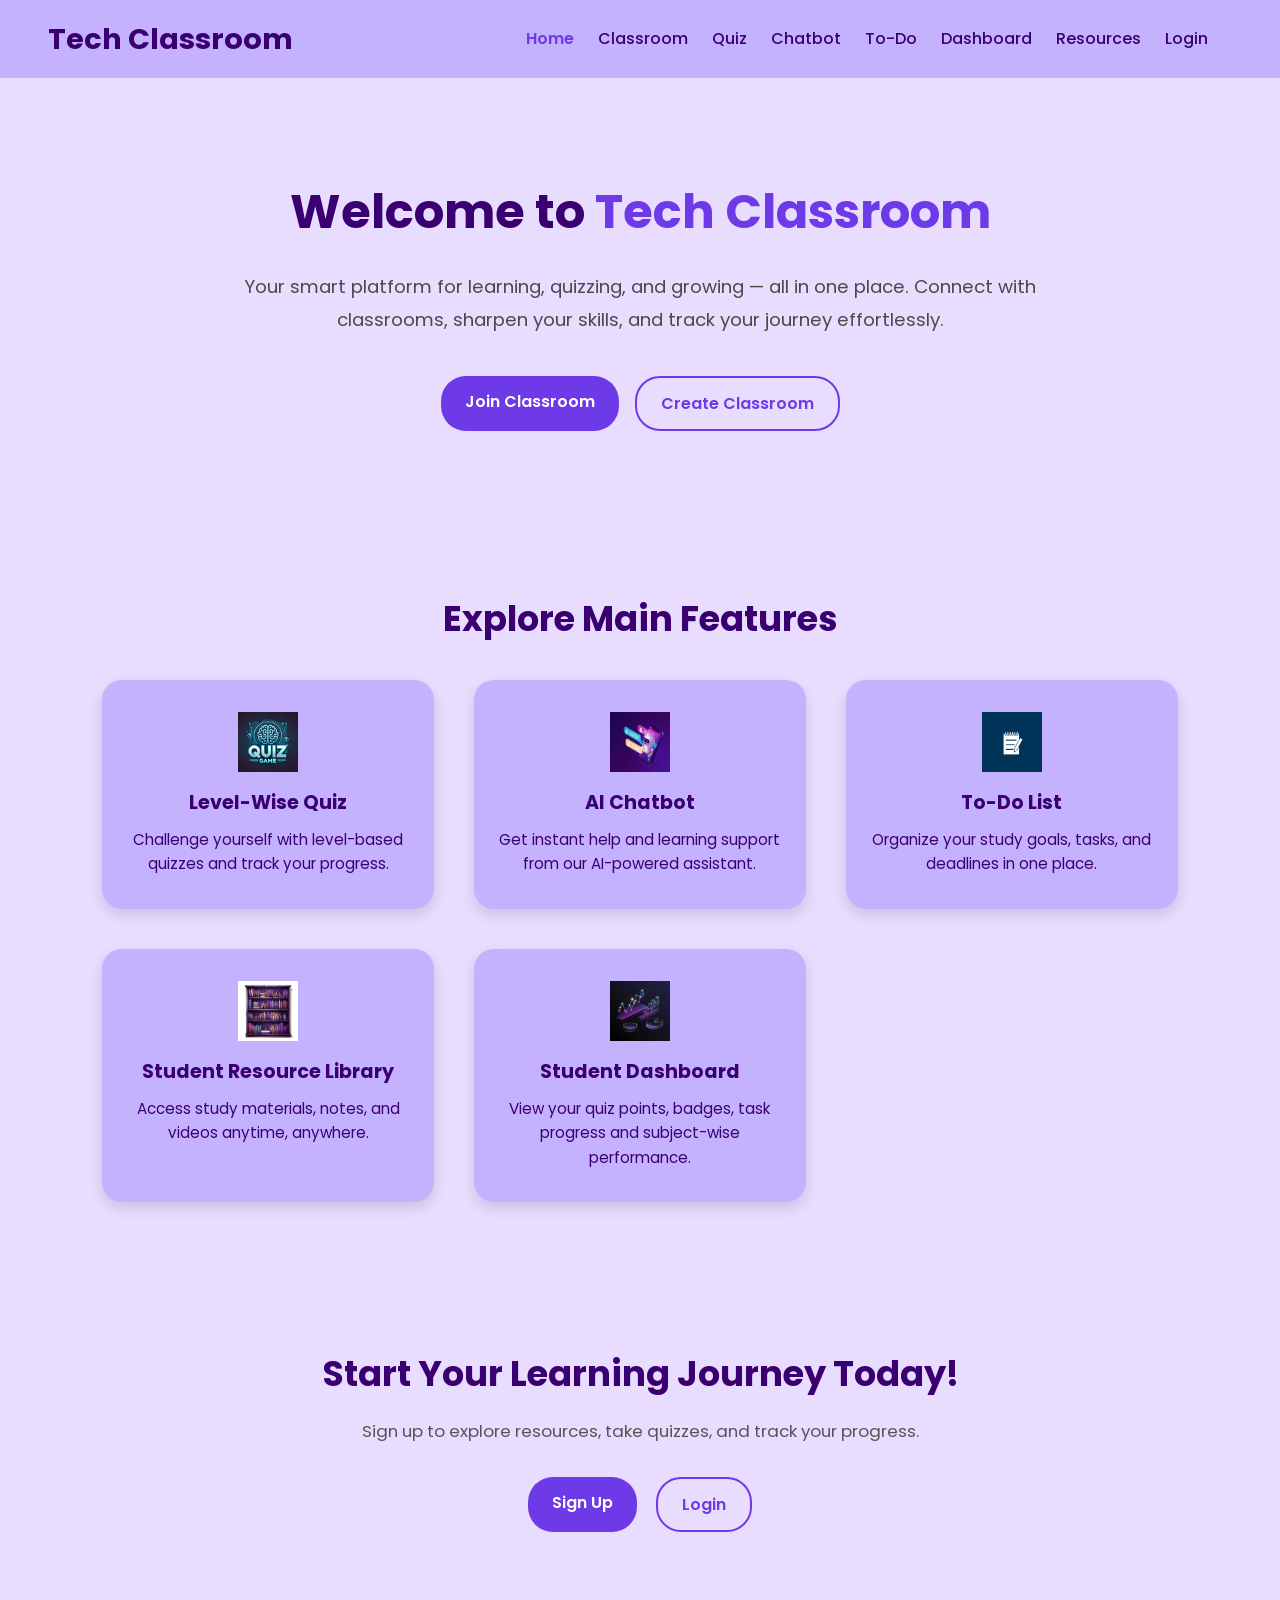
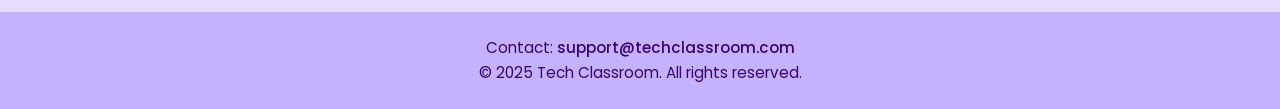
<file: TECH_CLASSROOM/TECH_CLASSROOM/Tech classroom/frontend/Frontend/index.html>
<!DOCTYPE html>
<html lang="en">
<head>
  <meta charset="UTF-8" />
  <meta name="viewport" content="width=device-width, initial-scale=1.0" />
  <title>Tech Classroom | Learn Smarter</title>
  <link href="https://fonts.googleapis.com/css2?family=Poppins:wght@400;600&display=swap" rel="stylesheet" />
  <link rel="stylesheet" href="css/style.css" />
</head>
<body>
  <!-- 🌐 Navigation Bar -->
  <nav class="navbar">
    <div class="logo">Tech Classroom</div>
    <ul class="nav-links">
      <li><a href="index.html" class="active">Home</a></li>
      <li><a href="pages/Classroom.html">Classroom</a></li>
      <li><a href="pages/quiz.html">Quiz</a></li>
      <li><a href="pages/chatbot.html">Chatbot</a></li>
      <li><a href="pages/todo.html">To-Do</a></li>
      <li><a href="pages/dashboard.html">Dashboard</a></li>
      <li><a href="pages/resources.html">Resources</a></li>
      <li><a href="pages/login.html" id="loginNav">Login</a></li>
      <li><a href="#" id="logoutBtn" style="display:none;">Logout</a></li>
    </ul>
  </nav>

  <!-- 🏠 Hero Section -->
  <section class="hero">
    <div class="hero-text">
      <h1>Welcome to <span>Tech Classroom</span></h1>
      <p>Your smart platform for learning, quizzing, and growing — all in one place.  
      Connect with classrooms, sharpen your skills, and track your journey effortlessly.</p>
      <div class="hero-buttons">
        <a href="pages/Classroom.html" class="btn primary">Join Classroom</a>
        <a href="pages/Classroom.html" class="btn secondary">Create Classroom</a>
      </div>
    </div>
  </section>

  <!-- 💡 Features Highlight Section -->
  <section class="features">
    <h2>Explore Main Features</h2>
    <div class="feature-grid">

      <a class="feature-link" href="pages/quiz.html">
        <div class="feature-card">
          <img src="assets/quizz.jpeg" alt="Quiz" />
          <h3>Level-Wise Quiz</h3>
          <p>Challenge yourself with level-based quizzes and track your progress.</p>
        </div>
      </a>

      <a class="feature-link" href="pages/chatbot.html">
        <div class="feature-card">
          <img src="assets/chatbot.jpeg" alt="Chatbot" />
          <h3>AI Chatbot</h3>
          <p>Get instant help and learning support from our AI-powered assistant.</p>
        </div>
      </a>

      <a class="feature-link" href="pages/todo.html">
        <div class="feature-card">
          <img src="assets/todo.jpeg" alt="To-Do" />
          <h3>To-Do List</h3>
          <p>Organize your study goals, tasks, and deadlines in one place.</p>
        </div>
      </a>

      <a class="feature-link" href="pages/resources.html">
        <div class="feature-card">
          <img src="assets/resource.jpeg" alt="Resources" />
          <h3>Student Resource Library</h3>
          <p>Access study materials, notes, and videos anytime, anywhere.</p>
        </div>
      </a>

      <a class="feature-link" href="pages/dashboard.html">
        <div class="feature-card">
          <img src="assets/dashboard.jpeg" alt="Dashboard" />
          <h3>Student Dashboard</h3>
          <p>View your quiz points, badges, task progress and subject-wise performance.</p>
        </div>
      </a>

    </div>
  </section>

  <!-- 💫 Sign Up / Login Section -->
  <section class="cta">
    <h2>Start Your Learning Journey Today!</h2>
    <p>Sign up to explore resources, take quizzes, and track your progress.</p>
    <div class="cta-buttons">
      <a href="pages/signup.html" class="btn primary">Sign Up</a>
      <a href="pages/login.html" class="btn secondary">Login</a>
    </div>
  </section>

  <!-- 📞 Footer -->
  <footer>
    <p>Contact: <a href="mailto:support@techclassroom.com">support@techclassroom.com</a></p>
    <p>&copy; 2025 Tech Classroom. All rights reserved.</p>
  </footer>

  <!-- JS Scripts -->
<script src="js/config.js"></script>
<script src="js/session.js"></script>
<script src="js/logout.js"></script>

</body>
</html>
</file>
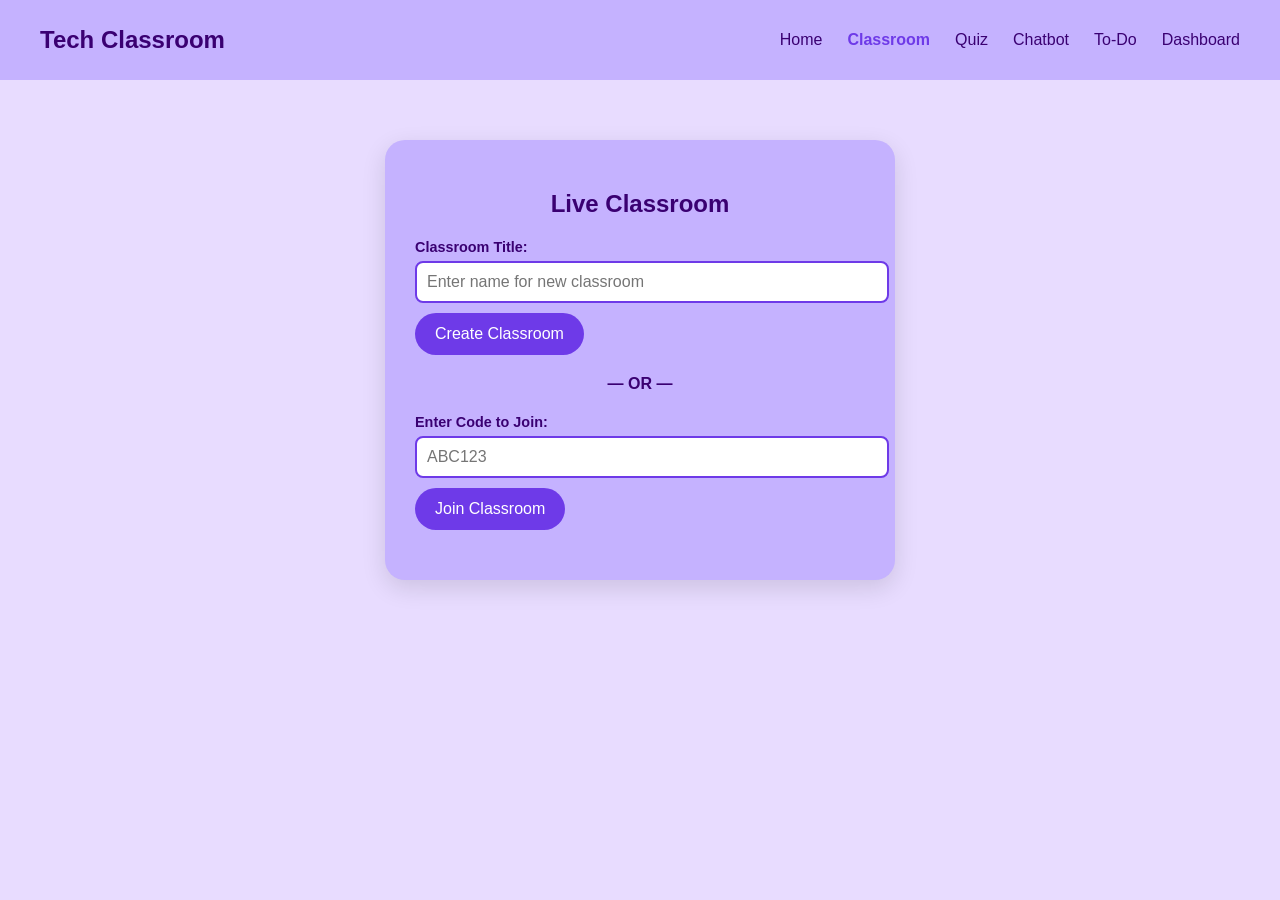
<file: TECH_CLASSROOM/TECH_CLASSROOM/Tech classroom/frontend/Frontend/pages/classroom.html>
<!DOCTYPE html>
<html lang="en">
<head>
    <meta charset="UTF-8" />
    <meta name="viewport" content="width=device-width, initial-scale=1.0" />
    <title>Tech Classroom | Live Class</title>

    <link rel="stylesheet" href="../css/classroom.css">
</head>

<body>

    <!-- NAVIGATION -->
    <nav class="navbar">
        <div class="logo">Tech Classroom</div>
        <ul class="nav-links">
            <li><a href="../index.html">Home</a></li>
            <li><a href="Classroom.html" class="active">Classroom</a></li>
            <li><a href="quiz.html">Quiz</a></li>
            <li><a href="chatbot.html">Chatbot</a></li>
            <li><a href="todo.html">To-Do</a></li>
            <li><a href="dashboard.html">Dashboard</a></li>
        </ul>
    </nav>

    <!-- MAIN WRAPPER -->
    <section class="classroom-section">

        <!-- CREATE / JOIN PANEL -->
        <div id="entry-panel" class="entry-card">
            <h2>Live Classroom</h2>

            <div class="field">
                <label>Classroom Title:</label>
                <input id="roomTitle" placeholder="Enter name for new classroom">
                <button id="createBtn" class="btn">Create Classroom</button>
            </div>

            <div class="or-text">— OR —</div>

            <div class="field">
                <label>Enter Code to Join:</label>
                <input id="joinCode" placeholder="ABC123" />
                <button id="joinBtn" class="btn">Join Classroom</button>
            </div>

        </div>

        <!-- LIVE ROOM -->
        <div id="room" style="display:none;">

            <h2 id="roomName"></h2>
            <p class="room-code">Room Code: <span id="roomCode"></span></p>

            <div class="videos">
                <div class="video-box">
                    <h3>You</h3>
                    <video id="localVideo" autoplay playsinline muted></video>
                </div>

                <div class="video-box">
                    <h3>Student</h3>
                    <video id="remoteVideo" autoplay playsinline></video>
                </div>
            </div>

            <!-- CONTROLS -->
            <div class="controls">
                <button id="startCamBtn" class="btn small">Start Camera</button>
                <button id="callBtn" class="btn small">Start Call</button>
            </div>

            <!-- CHAT BOX -->
            <div class="chat-wrapper">
                <h3>Classroom Chat</h3>

                <div id="chatBox"></div>

                <div class="chat-input">
                    <input id="chatMsg" placeholder="Type message...">
                    <button id="sendMsgBtn" class="btn small">Send</button>
                </div>
            </div>

        </div>

    </section>

    <script src="../js/classroom.js"></script>

</body>
</html>
</file>
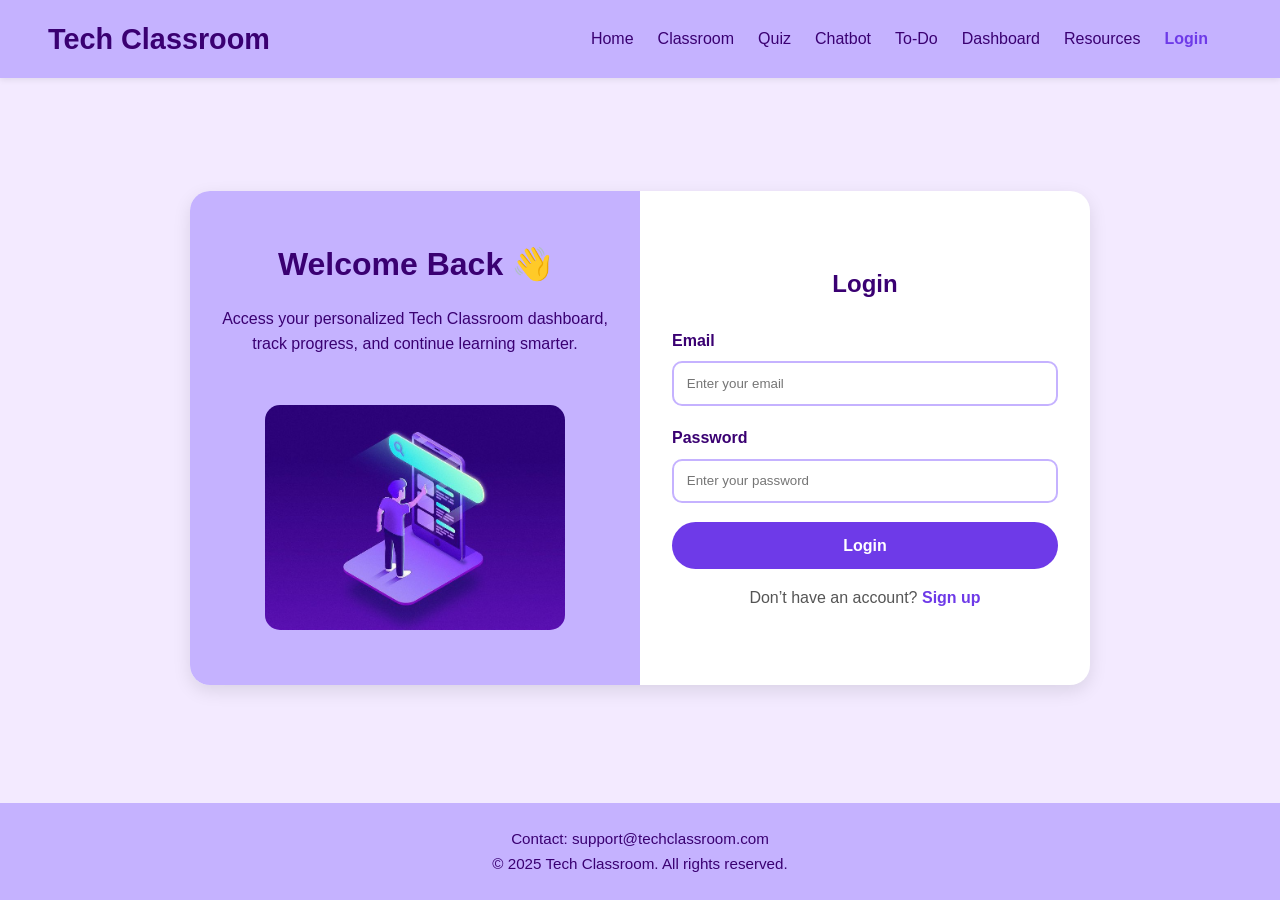
<file: TECH_CLASSROOM/TECH_CLASSROOM/Tech classroom/frontend/Frontend/pages/dashboard.html>
<!DOCTYPE html>
<html lang="en">
<head>
  <meta charset="UTF-8" />
  <meta name="viewport" content="width=device-width, initial-scale=1.0" />
  <title>Dashboard | Tech Classroom</title>

  <link href="https://fonts.googleapis.com/css2?family=Poppins:wght@400;600&display=swap" rel="stylesheet" />
  <link rel="stylesheet" href="../css/style.css" />
  <link rel="stylesheet" href="../css/dashboard.css" />
</head>

<body>

  <!-- 🌐 Navbar -->
  <nav class="navbar">
    <div class="logo">Tech Classroom</div>
    <ul class="nav-links">
      <li><a href="../index.html">Home</a></li>
      <li><a href="Classroom.html">Classroom</a></li>
      <li><a href="quiz.html">Quiz</a></li>
      <li><a href="chatbot.html">Chatbot</a></li>
      <li><a href="todo.html">To-Do</a></li>
      <li><a href="dashboard.html" class="active">Dashboard</a></li>
      <li><a href="resources.html">Resources</a></li>

      <!-- controlled by session.js -->
      <li><a id="loginLink" href="login.html">Login</a></li>
      <li><a id="logoutBtn" style="display:none; cursor:pointer;">Logout</a></li>
    </ul>
  </nav>

  <!-- 📊 Dashboard Section -->
  <section class="dashboard">
    <h1>Welcome to Your Dashboard</h1>
    <p class="subtitle">Track your learning progress and achievements.</p>

    <!-- Summary Cards -->
    <div class="summary-grid">

      <!-- Total Points -->
      <div class="summary-card">
        <h3>Total Quiz Points</h3>
        <p><span id="dashTotalPoints">0</span> pts</p>
      </div>

      <!-- Badges -->
      <div class="summary-card">
        <h3>Badges Earned</h3>
        <p><span id="dashTotalBadges">0</span> Badges</p>
        <!-- badge preview row -->
        <div id="badgePreview" class="badge-preview"></div>
      </div>


      <!-- To-Do Summary -->
      <div class="summary-card">
        <h3>To-Do Summary</h3>
        <p>
          Total Tasks: <span id="dashTotalTasks">0</span><br>
          Completed: <span id="dashCompletedTasks">0</span>
        </p>
      </div>

    </div>

    <!-- 📈 Subject Performance Table -->
    <div class="subject-performance">
      <h2>Subject-wise Performance</h2>

      <table>
        <thead>
          <tr>
            <th style="text-align:left">Subject</th>
            <th>Earned / Total</th>
            <th>Performance (%)</th>
          </tr>
        </thead>

        <tbody id="subjectPerfBody">
          <!-- dashboard.js will fill rows dynamically -->
        </tbody>
      </table>
    </div>

  </section>

  <!-- Footer -->
  <footer>
    <p>Contact: <a href="mailto:support@techclassroom.com">support@techclassroom.com</a></p>
    <p>&copy; 2025 Tech Classroom. All rights reserved.</p>
  </footer>

  <!-- To-Do Summary Script (localStorage sync) -->
  <script>
    const initTodo = () => {
      const summary =
        JSON.parse(localStorage.getItem("todoSummary")) || { total: 0, completed: 0 };

      document.getElementById("dashTotalTasks").textContent = summary.total;
      document.getElementById("dashCompletedTasks").textContent = summary.completed;
    };

    initTodo();

    setInterval(() => {
      const summary =
        JSON.parse(localStorage.getItem("todoSummary")) || { total: 0, completed: 0 };

      document.getElementById("dashTotalTasks").textContent = summary.total;
      document.getElementById("dashCompletedTasks").textContent = summary.completed;
    }, 1000);
  </script>

  <!-- Session + Logout -->
  <script src="../js/config.js"></script>
  <script src="../js/session.js"></script>
  <script src="../js/auth_required.js"></script>
  <script src="../js/logout.js"></script>

  <!-- Dashboard data -->
  <script src="../js/dashboard.js"></script>

</body>
</html>
</file>
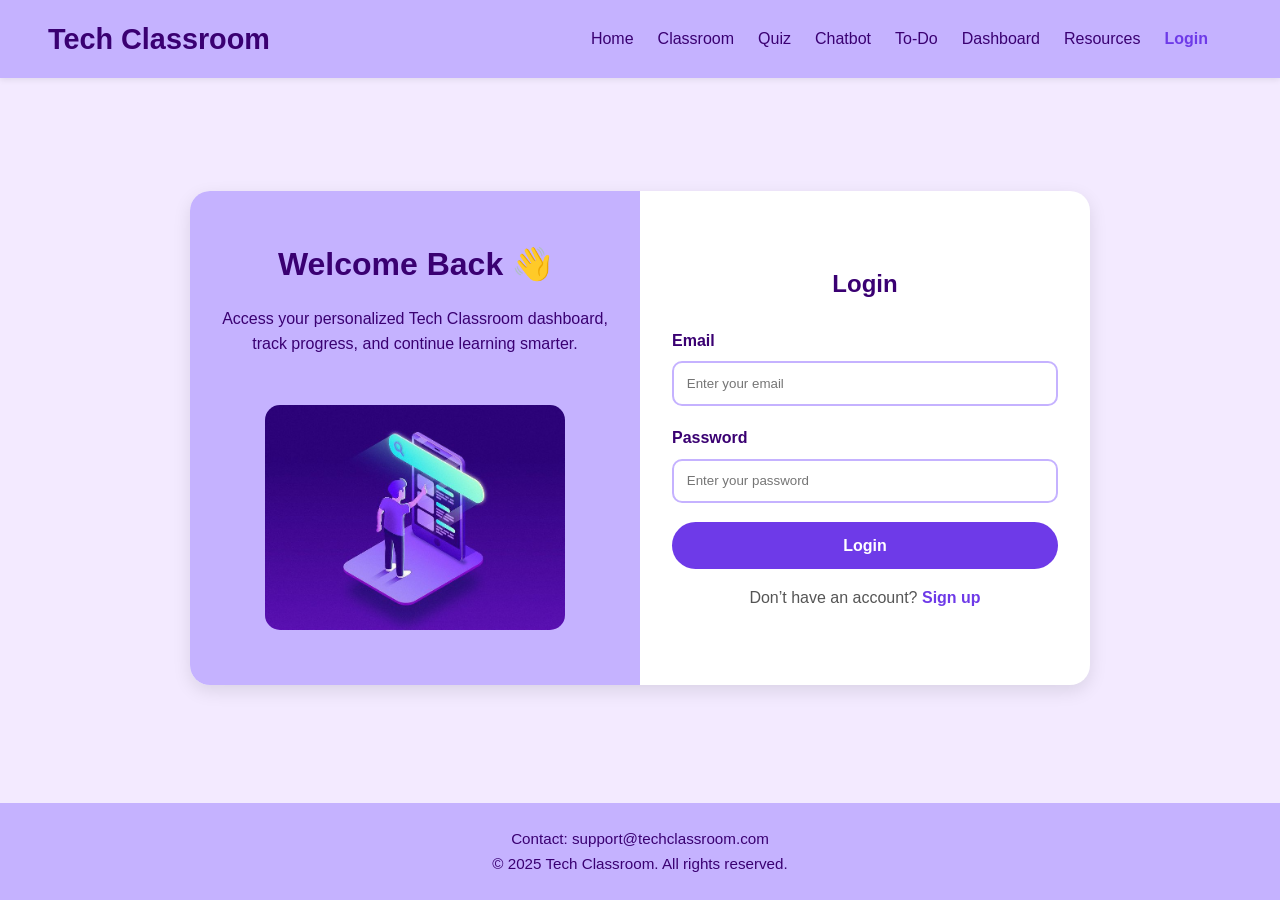
<file: TECH_CLASSROOM/TECH_CLASSROOM/Tech classroom/frontend/Frontend/pages/login.html>
<!DOCTYPE html>
<html lang="en">
<head>
  <meta charset="UTF-8">
  <meta name="viewport" content="width=device-width, initial-scale=1.0">
  <title>Login | Tech Classroom</title>
  <link rel="stylesheet" href="../css/style.css">
  <link rel="stylesheet" href="../css/login.css">
</head>

<body>

  <!-- 🌐 Navbar -->
  <nav class="navbar">
    <div class="logo">Tech Classroom</div>
    <ul class="nav-links">
      <li><a href="../index.html">Home</a></li>
      <li><a href="Classroom.html">Classroom</a></li>
      <li><a href="quiz.html">Quiz</a></li>
      <li><a href="chatbot.html">Chatbot</a></li>
      <li><a href="todo.html">To-Do</a></li>
      <li><a href="dashboard.html">Dashboard</a></li>
      <li><a href="resources.html">Resources</a></li>

      <!-- Dynamic login/logout -->
      <li><a href="login.html" class="active" id="loginNav">Login</a></li>
      <li><a href="#" id="logoutBtn" style="display:none;">Logout</a></li>
    </ul>
  </nav>

  <!-- 🔐 Login Section -->
  <section class="login-section">
    <div class="login-container">

      <!-- Left Side -->
      <div class="login-left">
        <h2>Welcome Back 👋</h2>
        <p>Access your personalized Tech Classroom dashboard, track progress, and continue learning smarter.</p>
        <img src="../assets/login.jpeg" alt="Login Illustration">
      </div>

      <!-- Right Side (Form) -->
      <div class="login-right">
        <h2>Login</h2>
        <form id="loginForm">

          <div class="input-group">
            <label for="email">Email</label>
            <input type="email" id="email" placeholder="Enter your email" required>
          </div>

          <div class="input-group">
            <label for="password">Password</label>
            <input type="password" id="password" placeholder="Enter your password" required>
          </div>

          <button type="button" id="loginBtn" class="btn primary">Login</button>


          <p class="redirect-text">
            Don’t have an account?
            <a href="signup.html">Sign up</a>
          </p>

        </form>
      </div>

    </div>
  </section>

  <!-- 📞 Footer -->
  <footer>
    <p>Contact: <a href="mailto:support@techclassroom.com">support@techclassroom.com</a></p>
    <p>&copy; 2025 Tech Classroom. All rights reserved.</p>
  </footer>
  
<script src="../js/config.js"></script>
<script src="../js/session.js"></script>
<script src="../js/logout.js"></script>
<script src="../js/login.js"></script>

</body>
</html>
</file>
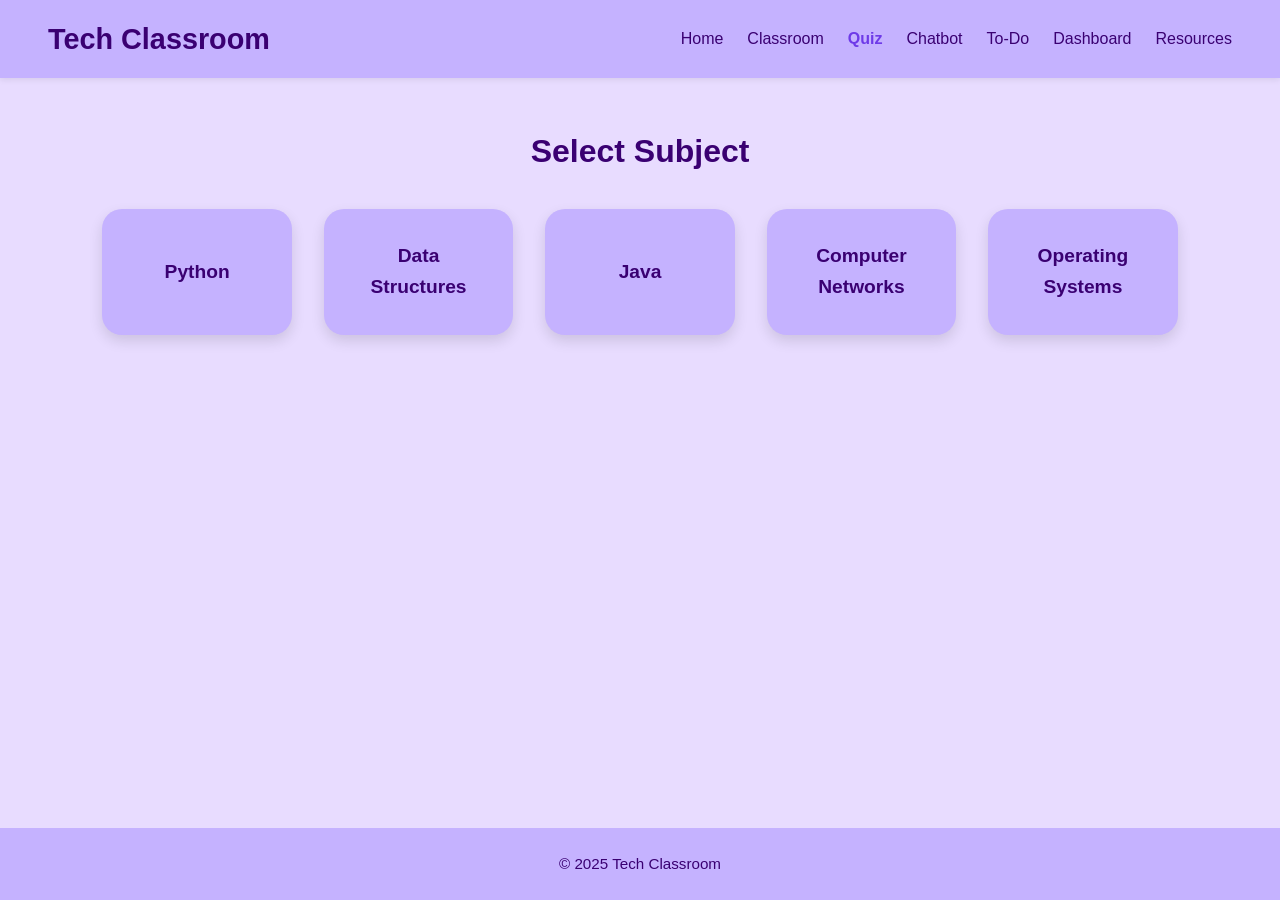
<file: TECH_CLASSROOM/TECH_CLASSROOM/Tech classroom/frontend/Frontend/pages/quiz.html>
<!DOCTYPE html>
<html lang="en">
<head>
  <meta charset="UTF-8" />
  <meta name="viewport" content="width=device-width, initial-scale=1.0" />
  <title>Tech Classroom | Quiz</title>
  <link rel="stylesheet" href="../css/quiz.css" />
</head>
<body>

  <!-- Navigation -->
  <nav class="navbar">
    <div class="logo">Tech Classroom</div>
    <ul class="nav-links">
      <li><a href="../index.html">Home</a></li>
      <li><a href="Classroom.html">Classroom</a></li>
      <li><a href="quiz.html" class="active">Quiz</a></li>
      <li><a href="chatbot.html">Chatbot</a></li>
      <li><a href="todo.html">To-Do</a></li>
      <li><a href="dashboard.html">Dashboard</a></li>
      <li><a href="resources.html">Resources</a></li>
    </ul>
  </nav>

  <!-- Quiz Section -->
  <section class="quiz-section">
    <div class="container">

      <!-- Step 1: Subject Selection -->
      <div id="subject-selection">
        <h2>Select Subject</h2>
        <div class="feature-grid">
          <div class="subject-card" data-subject="python">Python</div>
          <div class="subject-card" data-subject="ds">Data Structures</div>
          <div class="subject-card" data-subject="java">Java</div>
          <div class="subject-card" data-subject="cn">Computer Networks</div>
          <div class="subject-card" data-subject="os">Operating Systems</div>
        </div>
      </div>

      <!-- Step 2: Level Selection -->
      <div id="level-selection" style="display:none;">
        <h2>Select Level</h2>

        <div class="level-cards-wrapper">

          <!-- LEVEL 1 (Always unlocked) -->
          <div class="level-card unlocked" data-level="1">
            Level 1
          </div>

          <!-- LEVEL 2 -->
          <div class="level-card locked" data-level="2">
            Level 2 🔒
          </div>

          <!-- LEVEL 3 -->
          <div class="level-card locked" data-level="3">
            Level 3 🔒
          </div>

          <!-- LEVEL 4 -->
          <div class="level-card locked" data-level="4">
            Level 4 🔒
          </div>

        </div>

        <button id="start-quiz-btn" style="display:none;">Start Quiz</button>
      </div>

      <!-- Step 3: Quiz Screen -->
      <div id="quiz-container" style="display:none;"></div>

    </div>
  </section>

  <!-- Footer -->
  <footer>
    <p>&copy; 2025 Tech Classroom</p>
  </footer>

<script src="../js/config.js"></script>
<script src="../js/quiz.js"></script>

</body>
</html>
</file>
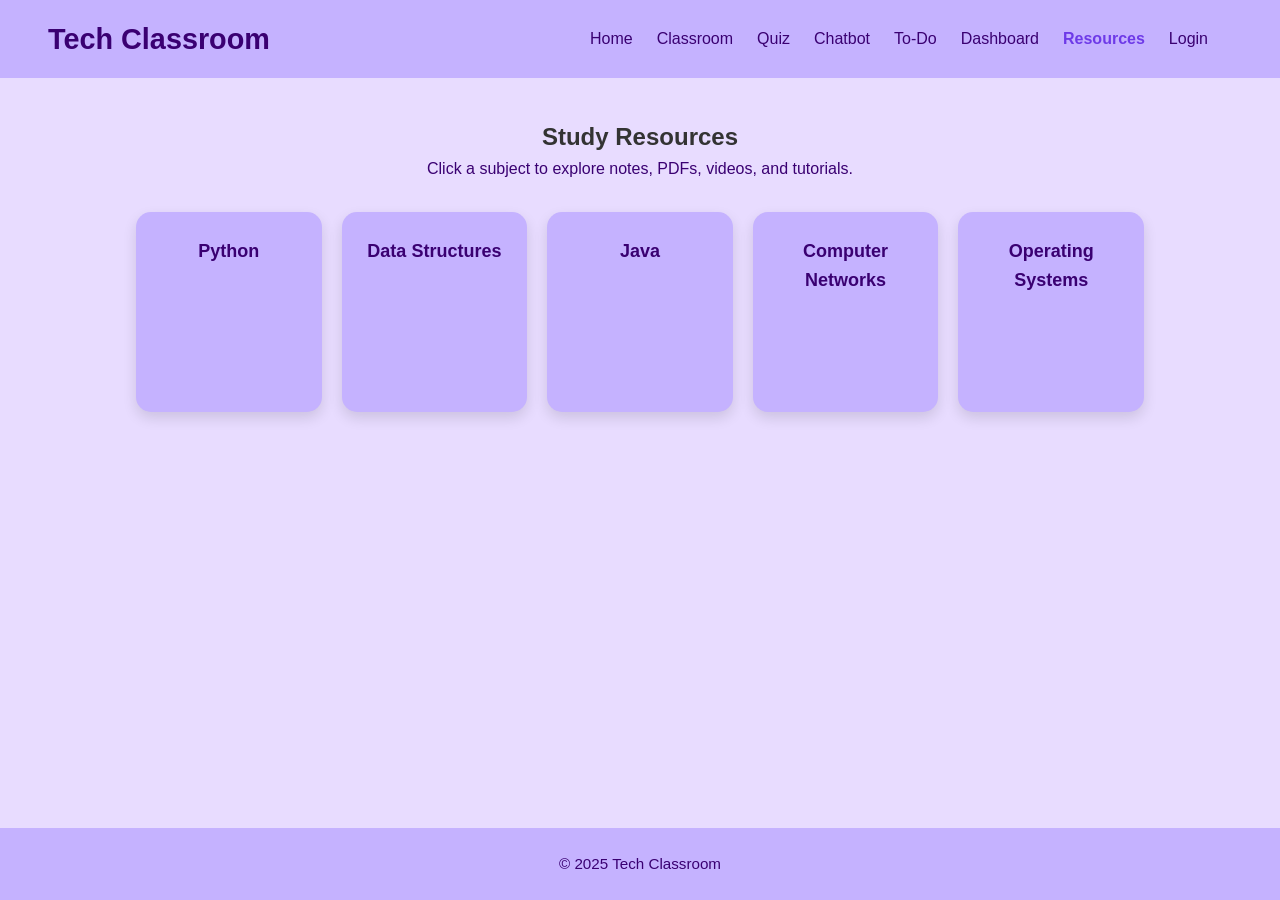
<file: TECH_CLASSROOM/TECH_CLASSROOM/Tech classroom/frontend/Frontend/pages/resources.html>
<!DOCTYPE html>
<html lang="en">
<head>
  <meta charset="UTF-8" />
  <meta name="viewport" content="width=device-width, initial-scale=1.0" />
  <title>Tech Classroom | Resources</title>

  <link rel="stylesheet" href="../css/style.css" />
  <link rel="stylesheet" href="../css/resources.css" />
</head>

<body>

  <!-- Navbar -->
  <nav class="navbar">
    <div class="logo">Tech Classroom</div>
    <ul class="nav-links">
      <li><a href="../index.html">Home</a></li>
      <li><a href="Classroom.html">Classroom</a></li>
      <li><a href="quiz.html">Quiz</a></li>
      <li><a href="chatbot.html">Chatbot</a></li>
      <li><a href="todo.html">To-Do</a></li>
      <li><a href="dashboard.html">Dashboard</a></li>
      <li><a href="resources.html" class="active">Resources</a></li>

      <li><a id="loginLink" href="login.html">Login</a></li>
      <li><a id="logoutBtn" style="display:none;">Logout</a></li>
    </ul>
  </nav>

  <!-- Main Section -->
  <section class="resources">
    <h1>Study Resources</h1>
    <p class="subtitle">Click a subject to explore notes, PDFs, videos, and tutorials.</p>

    <!-- Subject Cards -->
    <div class="resource-grid">
      <div class="resource-card" data-subject="python">Python</div>
      <div class="resource-card" data-subject="ds">Data Structures</div>
      <div class="resource-card" data-subject="java">Java</div>
      <div class="resource-card" data-subject="cn">Computer Networks</div>
      <div class="resource-card" data-subject="os">Operating Systems</div>
    </div>

    <!-- Resources List -->
    <div id="resourceList" class="resource-list" style="display:none;">
      <h2 id="resourceTitle"></h2>
      <ul id="resourceItems"></ul>
    </div>

  </section>

  <!-- Footer -->
  <footer>
    <p>&copy; 2025 Tech Classroom</p>
  </footer>

  <script src="../js/config.js"></script>
  <script src="../js/session.js"></script>
  <script src="../js/logout.js"></script>
  <script src="../js/resources.js"></script>

</body>
</html>
</file>
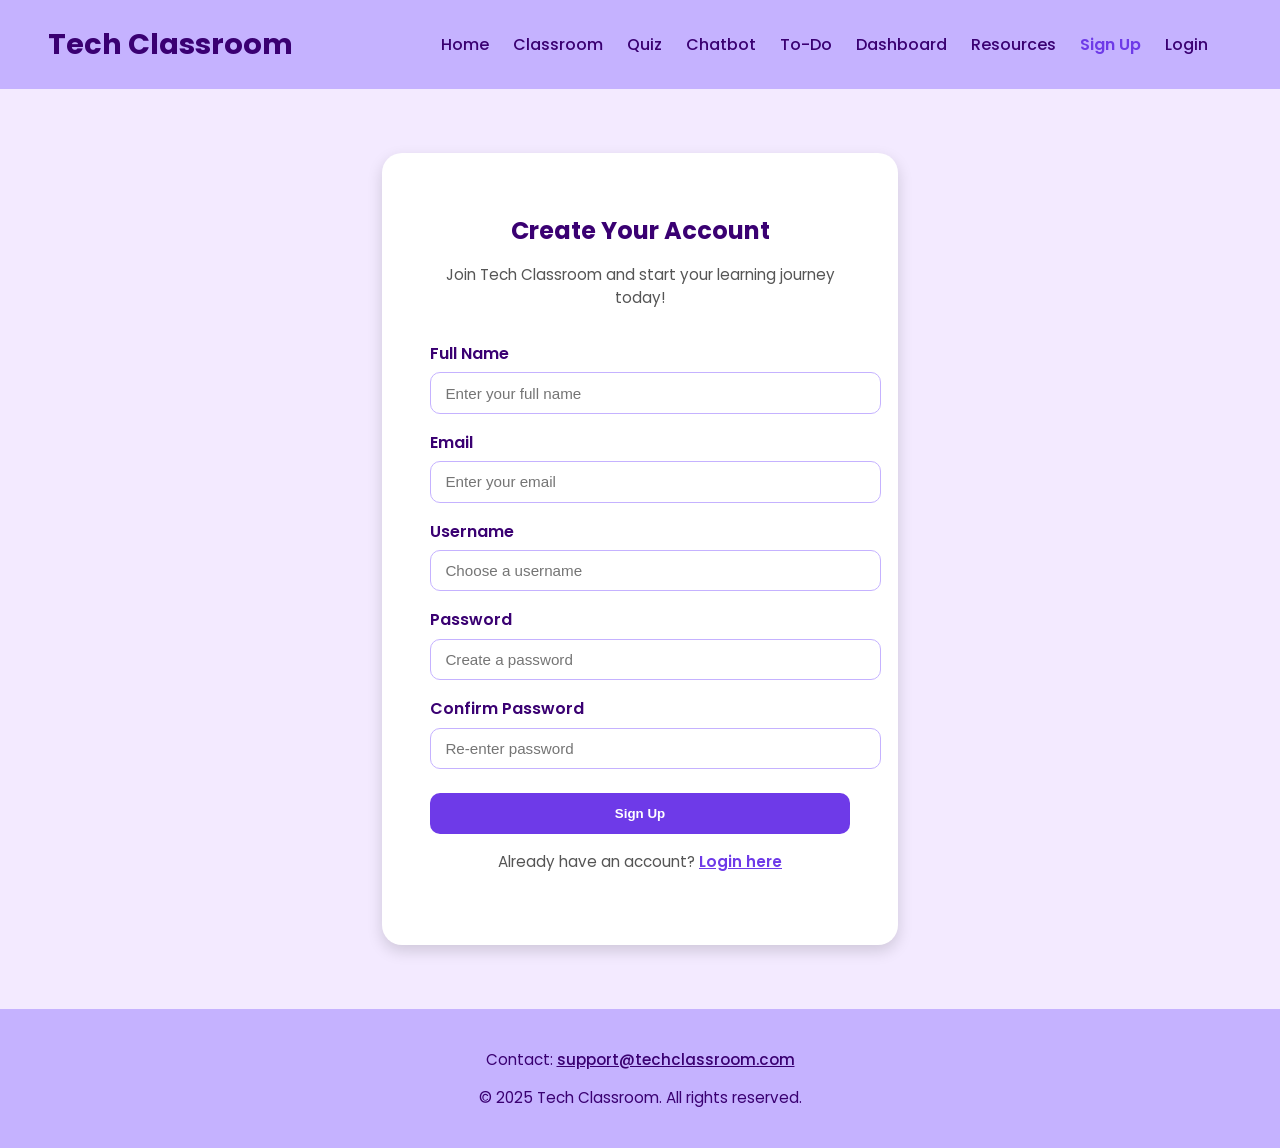
<file: TECH_CLASSROOM/TECH_CLASSROOM/Tech classroom/frontend/Frontend/pages/signup.html>
<!DOCTYPE html>
<html lang="en">
<head>
  <meta charset="UTF-8" />
  <meta name="viewport" content="width=device-width, initial-scale=1.0" />
  <title>Sign Up | Tech Classroom</title>
  <link href="https://fonts.googleapis.com/css2?family=Poppins:wght@400;600&display=swap" rel="stylesheet" />
  <link rel="stylesheet" href="../css/signup.css" />
</head>

<body>

  <!-- 🌐 Navigation Bar -->
  <nav class="navbar">
    <div class="logo">Tech Classroom</div>
    <ul class="nav-links">
      <li><a href="../index.html">Home</a></li>
      <li><a href="Classroom.html">Classroom</a></li>
      <li><a href="quiz.html">Quiz</a></li>
      <li><a href="chatbot.html">Chatbot</a></li>
      <li><a href="todo.html">To-Do</a></li>
      <li><a href="dashboard.html">Dashboard</a></li>
      <li><a href="resources.html">Resources</a></li>

      <!-- Dynamic session-based items -->
      <li><a href="signup.html" class="active" id="signupNav">Sign Up</a></li>
      <li><a href="login.html" id="loginNav">Login</a></li>
      <li><a href="#" id="logoutBtn" style="display:none;">Logout</a></li>
    </ul>
  </nav>

  <!-- ✨ Signup Section -->
  <section class="signup-section">
    <div class="signup-container">
      <h2>Create Your Account</h2>
      <p>Join Tech Classroom and start your learning journey today!</p>

      <form class="signup-form" id="signupForm">

        <div class="form-group">
          <label for="fullname">Full Name</label>
          <input type="text" id="fullname" placeholder="Enter your full name" required />
        </div>

        <div class="form-group">
          <label for="email">Email</label>
          <input type="email" id="email" placeholder="Enter your email" required />
        </div>

        <div class="form-group">
          <label for="username">Username</label>
          <input type="text" id="username" placeholder="Choose a username" required />
        </div>

        <div class="form-group">
          <label for="password">Password</label>
          <input type="password" id="password" placeholder="Create a password" required />
        </div>

        <div class="form-group">
          <label for="confirm-password">Confirm Password</label>
          <input type="password" id="confirm-password" placeholder="Re-enter password" required />
        </div>

        <button id="signupBtn" type="button" class="btn primary">Sign Up</button>

        <p class="login-link">
          Already have an account? <a href="login.html">Login here</a>
        </p>

      </form>
    </div>
  </section>

  <!-- 📞 Footer -->
  <footer>
    <p>Contact: <a href="mailto:support@techclassroom.com">support@techclassroom.com</a></p>
    <p>&copy; 2025 Tech Classroom. All rights reserved.</p>
  </footer>

  <!-- JS -->
<script src="../js/config.js"></script>
<script src="../js/session.js"></script>
<script src="../js/logout.js"></script>
<script src="../js/signup.js"></script>


</body>
</html>
</file>
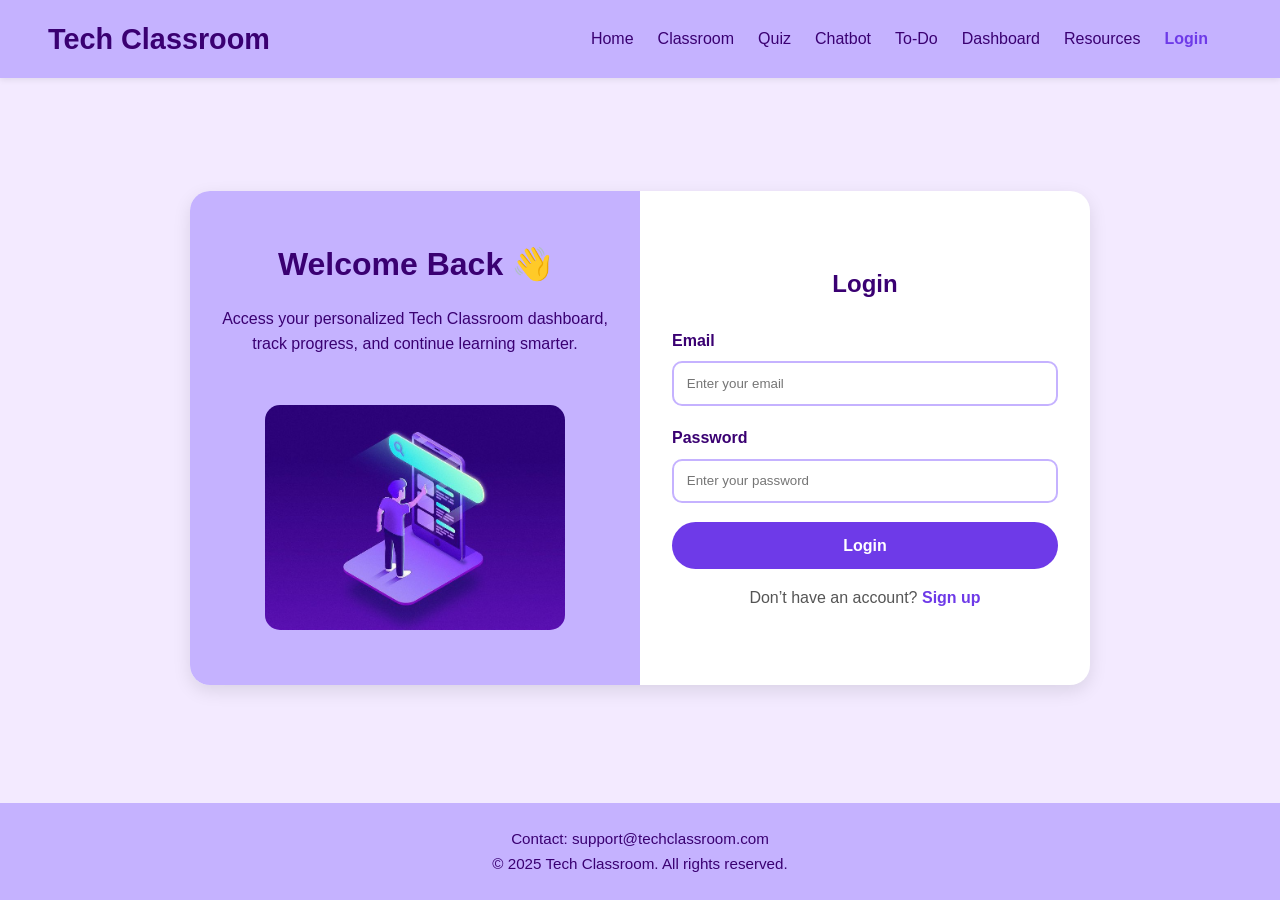
<file: TECH_CLASSROOM/TECH_CLASSROOM/Tech classroom/frontend/Frontend/pages/todo.html>
<!DOCTYPE html>
<html lang="en">
<head>
  <meta charset="UTF-8" />
  <meta name="viewport" content="width=device-width, initial-scale=1.0" />
  <title>Tech Classroom | To-Do List</title>
  <link href="https://fonts.googleapis.com/css2?family=Poppins:wght@400;600&display=swap" rel="stylesheet" />
  <link rel="stylesheet" href="../css/style.css" />
  <link rel="stylesheet" href="../css/todo.css" />
  <link rel="stylesheet" href="https://cdnjs.cloudflare.com/ajax/libs/font-awesome/6.5.0/css/all.min.css" />
</head>
<body>

  <!-- 🌐 Navbar (Auto-updated by session.js) -->
  <nav class="navbar">
    <div class="logo">Tech Classroom</div>
    <ul class="nav-links">
      <li><a href="../index.html">Home</a></li>
      <li><a href="Classroom.html">Classroom</a></li>
      <li><a href="quiz.html">Quiz</a></li>
      <li><a href="chatbot.html">Chatbot</a></li>
      <li><a href="todo.html" class="active">To-Do</a></li>
      <li><a href="dashboard.html">Dashboard</a></li>
      <li><a href="resources.html">Resources</a></li>

      <!-- This will be replaced by session.js automatically -->
      <li id="authLink"><a href="login.html">Login</a></li>

      <!-- Hidden logout button (session.js will show it when logged in) -->
      <li><button id="logoutBtn" class="btn secondary" style="display:none;">Logout</button></li>
    </ul>
  </nav>

  <!-- 📝 To-Do Section -->
  <section class="todo-section">
    <div class="todo-header">
      <h1>My To-Do List</h1>
      <div class="todo-input-group">
        <input type="text" id="taskInput" placeholder="Add a new task..." />
        <button id="addTaskBtn" class="btn primary">Add Task</button>
      </div>
    </div>

    <div id="taskContainer" class="todo-grid">
      <!-- Tasks injected by JS -->
    </div>

    <div class="todo-summary">
      <p>Total Tasks: <span id="totalTasks">0</span></p>
      <p>Completed Tasks: <span id="completedTasks">0</span></p>
    </div>
  </section>

  <!-- 📞 Footer -->
  <footer>
    <p>Contact: <a href="mailto:support@techclassroom.com">support@techclassroom.com</a></p>
    <p>&copy; 2025 Tech Classroom. All rights reserved.</p>
  </footer>

 <!-- Session UI Handling -->
<script src="../js/config.js"></script>
<script src="../js/session.js"></script>
<script src="../js/auth_required.js"></script>
<script src="../js/logout.js"></script>
<script src="../js/todo.js"></script>


</body>
</html>
</file>
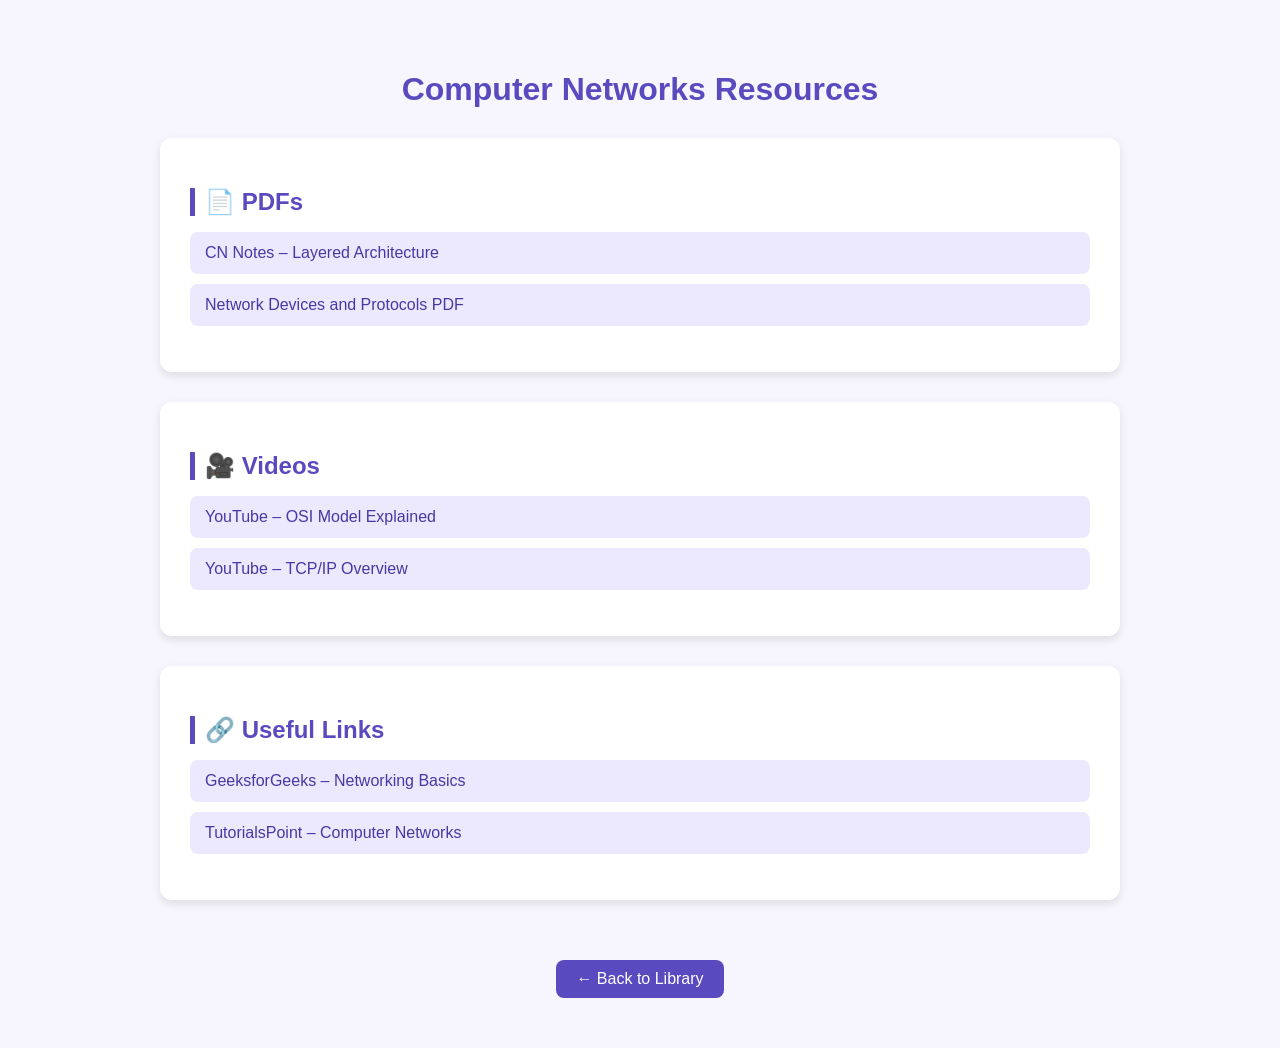
<file: TECH_CLASSROOM/TECH_CLASSROOM/Tech classroom/frontend/Frontend/pages/resources/cn.html>
<!DOCTYPE html>
<html lang="en">
<head>
  <meta charset="UTF-8">
  <meta name="viewport" content="width=device-width, initial-scale=1.0">
  <title>Computer Networks Resources</title>
  <link rel="stylesheet" href="resourcestyle.css">
</head>
<body class="resource-page">
  <h1>Computer Networks Resources</h1>

  <div class="resource-section">
    <h2>📄 PDFs</h2>
    <ul>
      <li><a href="#">CN Notes – Layered Architecture</a></li>
      <li><a href="#">Network Devices and Protocols PDF</a></li>
    </ul>
  </div>

  <div class="resource-section">
    <h2>🎥 Videos</h2>
    <ul>
      <li><a href="#">YouTube – OSI Model Explained</a></li>
      <li><a href="#">YouTube – TCP/IP Overview</a></li>
    </ul>
  </div>

  <div class="resource-section">
    <h2>🔗 Useful Links</h2>
    <ul>
      <li><a href="#">GeeksforGeeks – Networking Basics</a></li>
      <li><a href="#">TutorialsPoint – Computer Networks</a></li>
    </ul>
  </div>

  <a href="../resources.html" class="back-btn">← Back to Library</a>
</body>
</html>
</file>
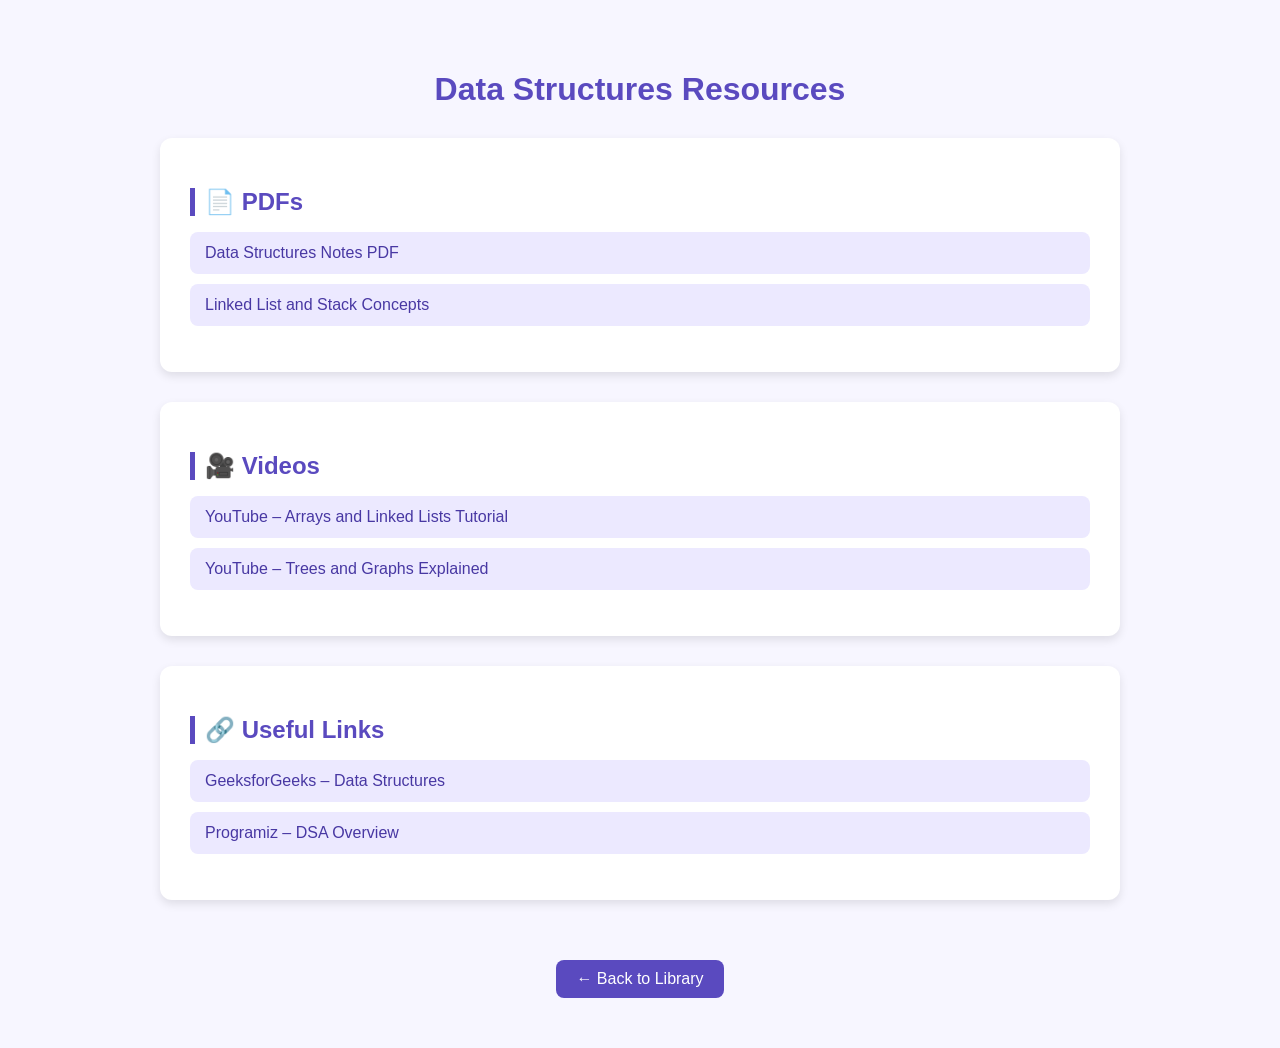
<file: TECH_CLASSROOM/TECH_CLASSROOM/Tech classroom/frontend/Frontend/pages/resources/ds.html>
<!DOCTYPE html>
<html lang="en">
<head>
  <meta charset="UTF-8">
  <meta name="viewport" content="width=device-width, initial-scale=1.0">
  <title>Data Structures Resources</title>
  <link rel="stylesheet" href="resourcestyle.css">
</head>
<body class="resource-page">
  <h1>Data Structures Resources</h1>

  <div class="resource-section">
    <h2>📄 PDFs</h2>
    <ul>
      <li><a href="#">Data Structures Notes PDF</a></li>
      <li><a href="#">Linked List and Stack Concepts</a></li>
    </ul>
  </div>

  <div class="resource-section">
    <h2>🎥 Videos</h2>
    <ul>
      <li><a href="#">YouTube – Arrays and Linked Lists Tutorial</a></li>
      <li><a href="#">YouTube – Trees and Graphs Explained</a></li>
    </ul>
  </div>

  <div class="resource-section">
    <h2>🔗 Useful Links</h2>
    <ul>
      <li><a href="#">GeeksforGeeks – Data Structures</a></li>
      <li><a href="#">Programiz – DSA Overview</a></li>
    </ul>
  </div>

  <a href="../resources.html" class="back-btn">← Back to Library</a>
</body>
</html>
</file>
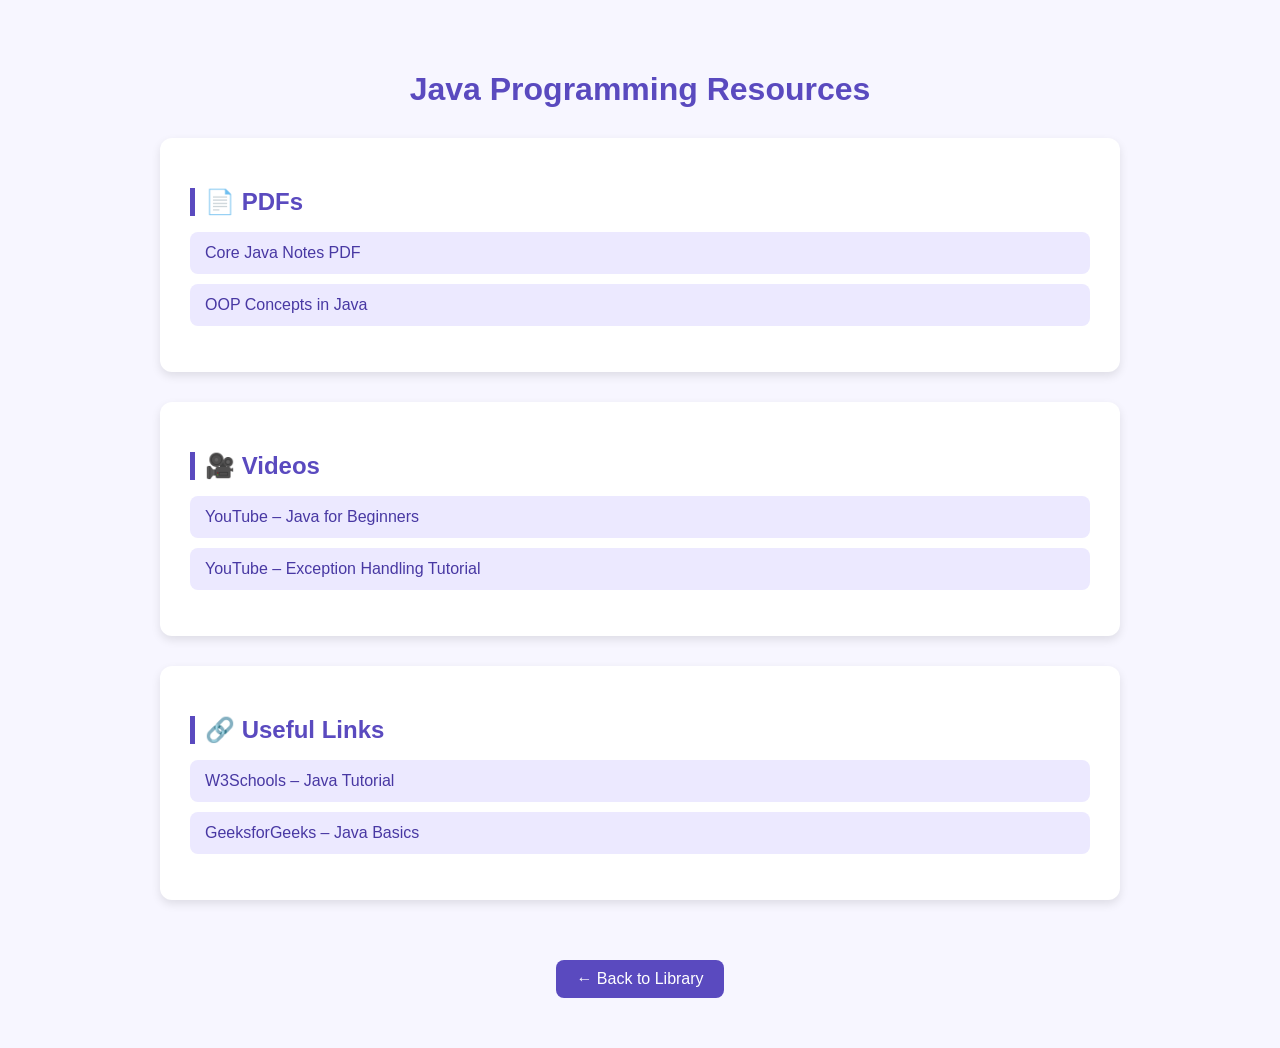
<file: TECH_CLASSROOM/TECH_CLASSROOM/Tech classroom/frontend/Frontend/pages/resources/java.html>
<!DOCTYPE html>
<html lang="en">
<head>
  <meta charset="UTF-8">
  <meta name="viewport" content="width=device-width, initial-scale=1.0">
  <title>Java Programming Resources</title>
  <link rel="stylesheet" href="resourcestyle.css">
</head>
<body class="resource-page">
  <h1>Java Programming Resources</h1>

  <div class="resource-section">
    <h2>📄 PDFs</h2>
    <ul>
      <li><a href="#">Core Java Notes PDF</a></li>
      <li><a href="#">OOP Concepts in Java</a></li>
    </ul>
  </div>

  <div class="resource-section">
    <h2>🎥 Videos</h2>
    <ul>
      <li><a href="#">YouTube – Java for Beginners</a></li>
      <li><a href="#">YouTube – Exception Handling Tutorial</a></li>
    </ul>
  </div>

  <div class="resource-section">
    <h2>🔗 Useful Links</h2>
    <ul>
      <li><a href="#">W3Schools – Java Tutorial</a></li>
      <li><a href="#">GeeksforGeeks – Java Basics</a></li>
    </ul>
  </div>

  <a href="../resources.html" class="back-btn">← Back to Library</a>
</body>
</html>
</file>
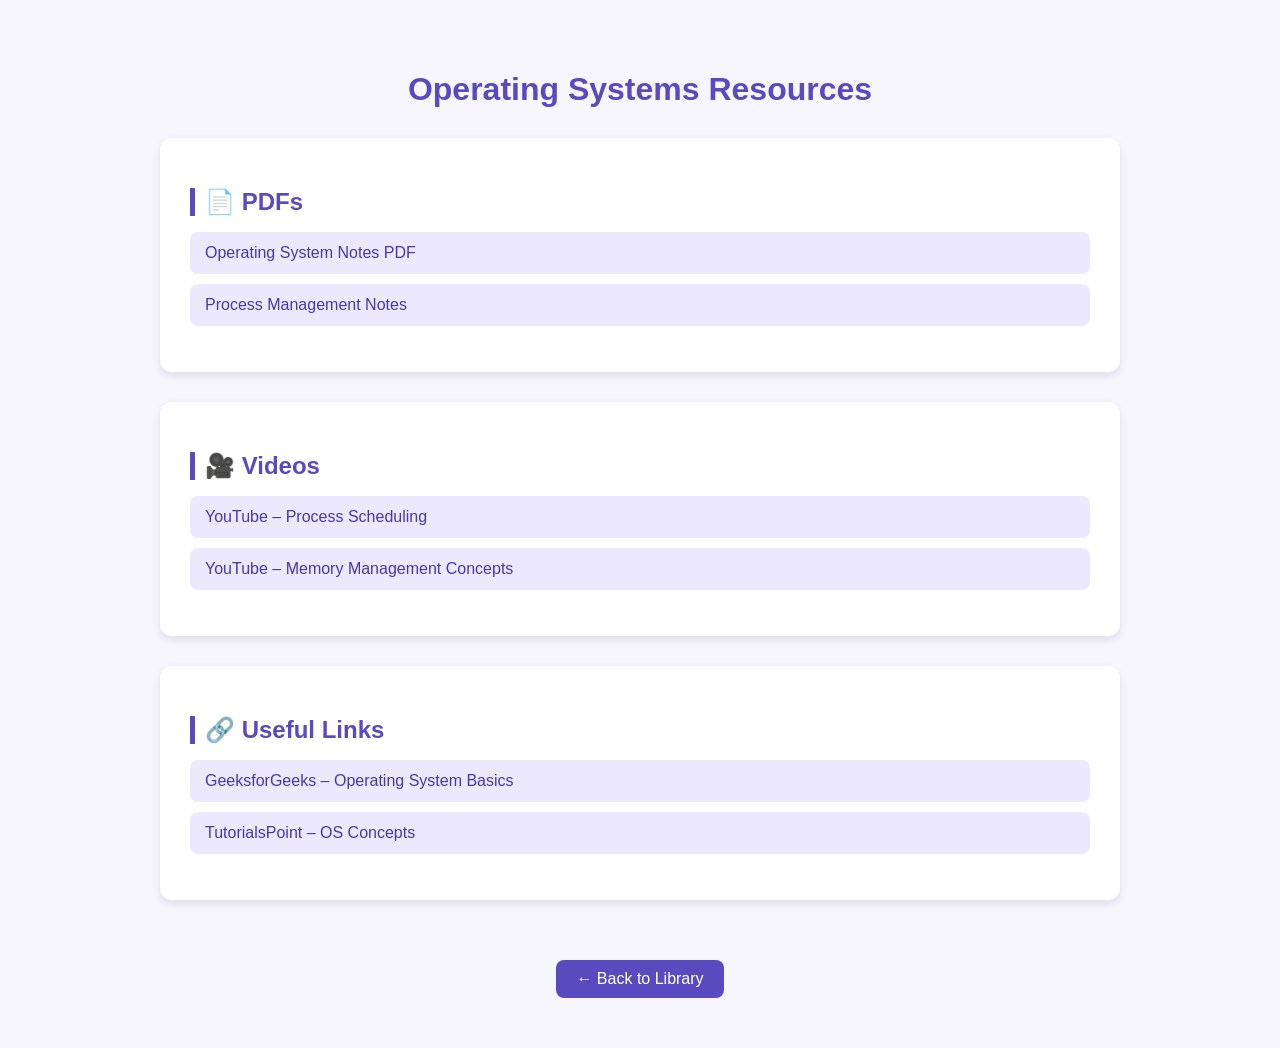
<file: TECH_CLASSROOM/TECH_CLASSROOM/Tech classroom/frontend/Frontend/pages/resources/os.html>
<!DOCTYPE html>
<html lang="en">
<head>
  <meta charset="UTF-8">
  <meta name="viewport" content="width=device-width, initial-scale=1.0">
  <title>Operating Systems Resources</title>
  <link rel="stylesheet" href="resourcestyle.css">
</head>
<body class="resource-page">
  <h1>Operating Systems Resources</h1>

  <div class="resource-section">
    <h2>📄 PDFs</h2>
    <ul>
      <li><a href="#">Operating System Notes PDF</a></li>
      <li><a href="#">Process Management Notes</a></li>
    </ul>
  </div>

  <div class="resource-section">
    <h2>🎥 Videos</h2>
    <ul>
      <li><a href="#">YouTube – Process Scheduling</a></li>
      <li><a href="#">YouTube – Memory Management Concepts</a></li>
    </ul>
  </div>

  <div class="resource-section">
    <h2>🔗 Useful Links</h2>
    <ul>
      <li><a href="#">GeeksforGeeks – Operating System Basics</a></li>
      <li><a href="#">TutorialsPoint – OS Concepts</a></li>
    </ul>
  </div>

  <a href="../resources.html" class="back-btn">← Back to Library</a>
</body>
</html>
</file>
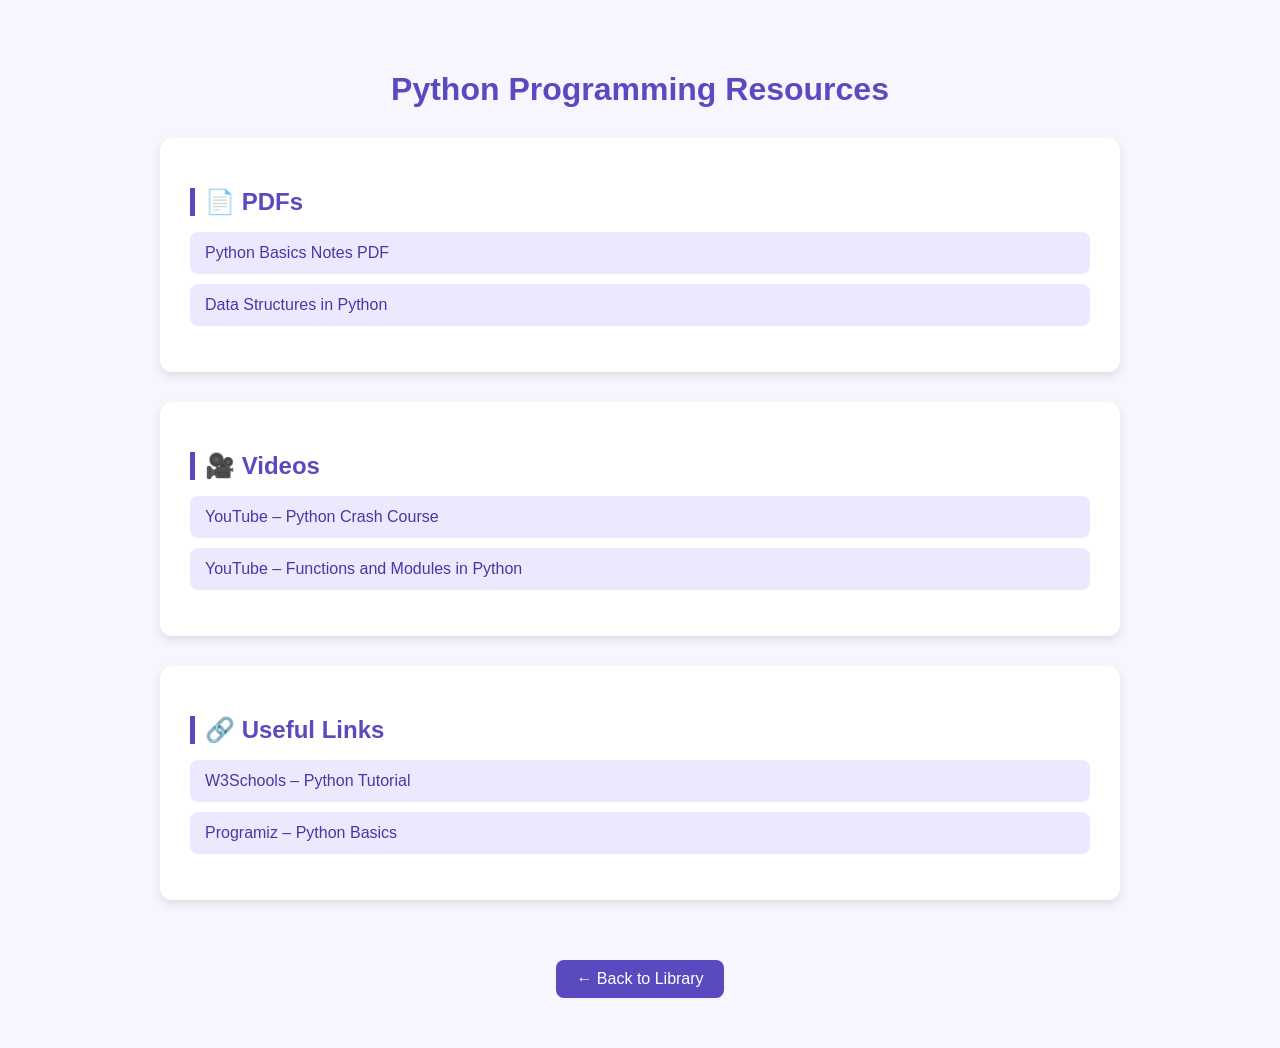
<file: TECH_CLASSROOM/TECH_CLASSROOM/Tech classroom/frontend/Frontend/pages/resources/python.html>
<!DOCTYPE html>
<html lang="en">
<head>
  <meta charset="UTF-8">
  <meta name="viewport" content="width=device-width, initial-scale=1.0">
  <title>Python Programming Resources</title>
  <link rel="stylesheet" href="resourcestyle.css">
</head>
<body class="resource-page">
  <h1>Python Programming Resources</h1>

  <div class="resource-section">
    <h2>📄 PDFs</h2>
    <ul>
      <li><a href="#">Python Basics Notes PDF</a></li>
      <li><a href="#">Data Structures in Python</a></li>
    </ul>
  </div>

  <div class="resource-section">
    <h2>🎥 Videos</h2>
    <ul>
      <li><a href="#">YouTube – Python Crash Course</a></li>
      <li><a href="#">YouTube – Functions and Modules in Python</a></li>
    </ul>
  </div>

  <div class="resource-section">
    <h2>🔗 Useful Links</h2>
    <ul>
      <li><a href="#">W3Schools – Python Tutorial</a></li>
      <li><a href="#">Programiz – Python Basics</a></li>
    </ul>
  </div>

  <a href="../resources.html" class="back-btn">← Back to Library</a>
</body>
</html>
</file>
<file: TECH_CLASSROOM/TECH_CLASSROOM/Tech classroom/frontend/Frontend/css/style.css>
/* ================================
   GLOBAL STYLES
================================== */
* {
  margin: 0;
  padding: 0;
  box-sizing: border-box;
}


body {
  font-family: "Poppins", sans-serif;
  background-color: #e8dcff; /* Uniform lavender across full page */
  color: #333;
  line-height: 1.6;
  overflow-x: hidden;
}


a {
  text-decoration: none;
  color: inherit;
}


/* ================================
   NAVIGATION BAR
================================== */
.navbar {
  background-color: #c5b2ff; /* Darker lavender 💜 */
  display: flex;
  justify-content: space-between;
  align-items: center;
  padding: 1rem 3rem;
  box-shadow: 0 2px 6px rgba(0, 0, 0, 0.08);
}


.logo {
  font-size: 1.8rem;
  font-weight: 700;
  color: #3a0072;
}


.nav-links {
  list-style: none;
  display: flex;
  gap: 1.5rem;
}


.nav-links a {
  font-weight: 500;
  color: #3a0072;
  transition: 0.3s ease;
}


.nav-links a:hover,
.nav-links a.active {
  color: #6e3ae8;
  font-weight: 600;
}


/* ================================
   HERO SECTION (Full Width)
================================== */
.hero {
  text-align: center;
  padding: 6rem 8%;
  background-color: #e8dcff; /* uniform background */
  width: 100%;
}


.hero-text h1 {
  font-size: 3rem;
  color: #3a0072;
  margin-bottom: 1.2rem;
}


.hero-text span {
  color: #6e3ae8;
}


.hero-text p {
  color: #4a4a4a;
  font-size: 1.15rem;
  max-width: 900px;
  margin: 0 auto 2.5rem auto;
  line-height: 1.8;
}


.hero-buttons {
  display: flex;
  justify-content: center;
  gap: 1rem;
}


.btn {
  padding: 0.8rem 1.5rem;
  border-radius: 25px;
  font-weight: 600;
  transition: 0.3s ease;
}


.btn.primary {
  background-color: #6e3ae8;
  color: white;
}


.btn.primary:hover {
  background-color: #5327c2;
}


.btn.secondary {
  border: 2px solid #6e3ae8;
  color: #6e3ae8;
  background-color: transparent;
}


.btn.secondary:hover {
  background-color: #e7dcff;
}


/* ================================
   FEATURES SECTION (Aligned + Full Width)
================================== */
.features {
  text-align: center;
  padding: 4rem 8%;
  background-color: #e8dcff;
  width: 100%;
}


.features h2 {
  color: #3a0072;
  font-size: 2.2rem;
  margin-bottom: 2rem;
}


.feature-grid {
  display: grid;
  grid-template-columns: repeat(auto-fit, minmax(260px, 1fr));
  gap: 2.5rem;
  justify-items: center;
  align-items: stretch;
  width: 100%;
}


/* ✅ Ensures all cards same height and alignment */
.feature-card {
  background-color: #c5b2ff; /* same as navbar/footer */
  color: #3a0072;
  border-radius: 20px;
  box-shadow: 0 6px 14px rgba(0, 0, 0, 0.12);
  padding: 2rem 1.5rem;
  transition: transform 0.3s ease, box-shadow 0.3s ease;
  display: flex;
  flex-direction: column;
  justify-content: flex-start;
  height: 100%; /* ensures equal height for all cards */
  text-align: center;
}


.feature-card:hover {
  transform: translateY(-8px);
  box-shadow: 0 10px 18px rgba(0, 0, 0, 0.18);
}


.feature-card img {
  width: 60px;
  margin: 0 auto 1rem auto;
}


.feature-card h3 {
  color: #3a0072;
  margin-bottom: 0.6rem;
  font-size: 1.2rem;
}


.feature-card p {
  color: #3a0072;
  font-size: 0.95rem;
  line-height: 1.6;
  flex-grow: 1; /* balances paragraph height */
}


.feature-link {
  text-decoration: none;
  color: inherit;
  display: block;
  height: 100%;
}


/* ================================
   CTA SECTION (Full Width)
================================== */
.cta {
  text-align: center;
  padding: 5rem 8%;
  background-color: #e8dcff;
  width: 100%;
}


.cta h2 {
  color: #3a0072;
  font-size: 2.2rem;
  margin-bottom: 1rem;
}


.cta p {
  color: #555;
  font-size: 1.05rem;
  margin-bottom: 2rem;
}


.cta-buttons {
  display: flex;
  justify-content: center;
  gap: 1.2rem;
}


/* ================================
   FOOTER
================================== */
footer {
  background-color: #c5b2ff;
  text-align: center;
  padding: 1.5rem 0;
  color: #3a0072;
  font-size: 0.95rem;
  margin-top: 3rem;
}


footer a {
  color: #3a0072;
  font-weight: 500;
}


footer a:hover {
  text-decoration: underline;
}


/* ================================
   RESPONSIVE FIXES
================================== */
@media (max-width: 768px) {
  .hero {
    padding: 3rem 5%;
  }


  .hero-text h1 {
    font-size: 2.2rem;
  }


  .feature-grid {
    gap: 1.5rem;
  }


  .feature-card {
    max-width: 100%;
  }
}





/* ================================
   RESOURCE LIBRARY PAGE
================================== */

body {
  display: flex;
  flex-direction: column;
  min-height: 100vh;
}

footer {
  margin-top: auto;
}

/* Hero Section */
.hero-resources {
  text-align: center;
  padding: 4rem 8%;
  background-color: #e8dcff;
}

.hero-resources h1 {
  font-size: 2.8rem;
  color: #3a0072;
  margin-bottom: 0.5rem;
}

.hero-resources p {
  color: #4a4a4a;
  font-size: 1.15rem;
  max-width: 700px;
  margin: 0 auto;
  line-height: 1.6;
}

/* Search & Filter Section */
.filter-search {
  display: flex;
  justify-content: center;
  align-items: center;
  gap: 1.5rem;
  margin: 2rem 0;
  flex-wrap: wrap;
}

.filter-search input[type="text"], 
.filter-search select {
  padding: 0.9rem 1.8rem;
  border-radius: 25px;
  border: 1.5px solid #6e3ae8;
  outline: none;
  font-size: 1.15rem;
  min-width: 280px;
}

/* Resource Cards Grid */
.resource-grid {
  display: grid;
  grid-template-columns: repeat(auto-fit, minmax(260px, 1fr));
  gap: 2.5rem;
  padding: 0 8%;
  margin-bottom: 3rem;
}

/* Individual Resource Card */
.resource-card {
  background-color: #c5b2ff;
  color: #3a0072;
  border-radius: 20px;
  box-shadow: 0 6px 14px rgba(0,0,0,0.12);
  padding: 2rem 1.5rem;
  transition: transform 0.3s ease, box-shadow 0.3s ease;
  display: flex;
  flex-direction: column;
  justify-content: flex-start;
  text-align: center;
  min-height: 200px;
}

.resource-card:hover {
  transform: translateY(-8px);
  box-shadow: 0 10px 18px rgba(0,0,0,0.18);
}

/* Category Badge = Subject Name */
.resource-card .category-badge {
  display: block;
  font-size: 1.3rem; /* slightly bigger */
  font-weight: 600;
  color: #ffffff;
  background-color: #6e3ae8;
  padding: 0.6rem 1.2rem;
  border-radius: 20px;
  margin-bottom: 1rem;
}

/* Resource Title */
.resource-card h3 {
  margin-bottom: 1rem;
  font-size: 1.15rem; /* slightly bigger and more prominent */
  font-weight: 600;
  color: #3a0072;
}

/* Open Resource Button */
.resource-card a {
  text-decoration: none;
  color: white;
  background-color: #6e3ae8;
  padding: 0.5rem 1.2rem;
  border-radius: 25px;
  font-size: 1rem;
  margin-top: auto;
  align-self: center;
  transition: 0.3s ease;
}

.resource-card a:hover {
  background-color: #5327c2;
}

/* Responsive */
@media (max-width: 768px) {
  .filter-search {
    flex-direction: column;
    gap: 1rem;
  }

  .hero-resources h1 {
    font-size: 2.2rem;
  }

  .resource-card .category-badge {
    font-size: 1.2rem;
  }

  .resource-card h3 {
    font-size: 1.1rem;
  }
}
</file>
<file: TECH_CLASSROOM/TECH_CLASSROOM/Tech classroom/frontend/Frontend/css/classroom.css>
/* Page base */
body {
    margin: 0;
    font-family: Poppins, sans-serif;
    background: #e8dcff; /* unified background */
}

/* Navbar */
.navbar {
    background: #c5b2ff; /* updated */
    padding: 15px 40px;
    display: flex;
    justify-content: space-between;
    align-items: center;
}

.navbar .logo {
    color: #3a0072;
    font-size: 1.5rem;
    font-weight: 700;
}

.nav-links {
    list-style: none;
    display: flex;
    gap: 25px;
}

.nav-links a {
    color: #3a0072;
    text-decoration: none;
    font-weight: 500;
}

.nav-links .active {
    color: #6e3ae8;
    font-weight: 600;
}

/* Main section */
.classroom-section {
    padding: 40px 10%;
}

/* Entry Card */
.entry-card {
    background: #c5b2ff; /* updated */
    padding: 30px;
    border-radius: 20px;
    width: 450px;
    margin: 20px auto;
    box-shadow: 0 8px 25px rgba(0,0,0,0.12);
    text-align: center;
    color: #3a0072;
}

.entry-card h2 {
    color: #3a0072;
    margin-bottom: 20px;
}

/* Form Fields */
.field {
    margin: 20px 0;
    text-align: left;
}

.field label {
    font-weight: 600;
    font-size: 0.9rem;
    color: #3a0072;
}

.field input {
    width: 100%;
    padding: 10px;
    border-radius: 8px;
    border: 2px solid #6e3ae8;
    outline: none;
    margin-top: 5px;
    font-size: 1rem;
}

/* BUTTONS MATCH MAIN DESIGN */
.btn {
    background: #6e3ae8;
    color: white;
    padding: 12px 20px;
    border-radius: 25px;
    border: none;
    cursor: pointer;
    margin-top: 10px;
    font-size: 1rem;
    transition: 0.3s ease;
}

.btn:hover {
    background: #5327c2;
}

.btn.small {
    padding: 8px 14px;
    font-size: 0.9rem;
}

.or-text {
    margin: 15px 0;
    color:#3a0072;
    font-weight: 600;
}

/* Room UI */
#room {
    max-width: 1100px;
    margin: 30px auto;
    color: #3a0072;
}

#room h2 {
    color:#3a0072;
}

.room-code {
    font-weight: 600;
    color:#3a0072;
}

/* Videos */
.videos {
    display: flex;
    justify-content: center;
    gap: 40px;
    margin: 30px 0;
}

.video-box {
    background: #c5b2ff; /* updated */
    padding: 15px;
    border-radius: 20px;
    width: 420px;
    text-align: center;
    box-shadow: 0 8px 25px rgba(0,0,0,0.12);
    color: #3a0072;
}

video {
    width: 100%;
    height: 300px;
    background: #000;
    border-radius: 15px;
}

/* CHAT */
.chat-wrapper {
    background: #c5b2ff; /* updated */
    padding: 20px;
    border-radius: 20px;
    max-width: 500px;
    margin: 30px auto;
    box-shadow: 0 8px 25px rgba(0,0,0,0.12);
    color: #3a0072;
}

#chatBox {
    height: 200px;
    overflow-y: auto;
    background: #e7dcff; /* soft lavender box */
    padding: 10px;
}
</file>
<file: TECH_CLASSROOM/TECH_CLASSROOM/Tech classroom/frontend/Frontend/css/dashboard.css>
/* MAIN DASHBOARD LAYOUT */
.dashboard {
  text-align: center;
  padding: 4rem 8%;
  background-color: #e8dcff;
  min-height: 80vh;
  display: flex;
  flex-direction: column;
  justify-content: flex-start;
}

.dashboard h1 {
  font-size: 2.5rem;
  color: #3a0072;
  margin-bottom: 0.5rem;
}

.subtitle {
  color: #555;
  font-size: 1.1rem;
  margin-bottom: 3rem;
}

/* SUMMARY CARDS */
.summary-grid {
  display: grid;
  grid-template-columns: repeat(auto-fit, minmax(240px, 1fr));
  gap: 2rem;
  margin-bottom: 4rem;
}

.summary-card {
  background-color: #c5b2ff;
  color: #3a0072;
  border-radius: 20px;
  padding: 2rem 1.5rem;
  box-shadow: 0 6px 14px rgba(0, 0, 0, 0.12);
  transition: transform 0.3s ease, box-shadow 0.3s ease;
}

.summary-card:hover {
  transform: translateY(-8px);
  box-shadow: 0 10px 20px rgba(0, 0, 0, 0.16);
}

.summary-card h3 {
  font-size: 1.2rem;
  margin-bottom: 0.8rem;
}

.summary-card p {
  font-size: 1.3rem;
  font-weight: 600;
}

.summary-card span {
  font-size: 2rem;
  color: #6e3ae8;
}

/* BADGE PREVIEW ROW */
.badge-preview {
  margin-top: 12px;
  display: flex;
  justify-content: center;
  gap: 10px;
  font-size: 26px;
  flex-wrap: wrap;
  transition: all 0.3s ease;
}

.badge-preview span {
  transition: transform 0.25s ease;
}

.badge-preview span:hover {
  transform: scale(1.2);
}

/* SUBJECT PERFORMANCE TABLE */
.subject-performance {
  background-color: #c5b2ff;
  color: #3a0072;
  border-radius: 20px;
  box-shadow: 0 6px 14px rgba(0, 0, 0, 0.12);
  padding: 2rem;
  margin: 0 auto;
  max-width: 750px;
  text-align: center;
}

.subject-performance h2 {
  font-size: 2rem;
  margin-bottom: 1.5rem;
  color: #3a0072;
}

.subject-performance table {
  width: 100%;
  border-collapse: collapse;
  font-size: 1rem;
}

.subject-performance th,
.subject-performance td {
  padding: 0.85rem 1rem;
  border-bottom: 1px solid rgba(0, 0, 0, 0.12);
}

.subject-performance th {
  background-color: #bca4ff;
  color: #3a0072;
  font-weight: 600;
}

.subject-performance tr:last-child td {
  border-bottom: none;
}

/* FOOTER */
footer {
  background-color: #c5b2ff;
  text-align: center;
  padding: 1.5rem 0;
  color: #3a0072;
  font-size: 0.95rem;
  margin-top: auto;
}

/* MOBILE RESPONSIVE FIXES */
@media (max-width: 600px) {
  .dashboard {
    padding: 3rem 5%;
  }

  .summary-grid {
    grid-template-columns: 1fr;
  }

  .subject-performance {
    padding: 1.5rem;
  }

  .badge-preview {
    font-size: 22px;
  }
}
</file>
<file: TECH_CLASSROOM/TECH_CLASSROOM/Tech classroom/frontend/Frontend/css/login.css>
/* ================================
   LOGIN PAGE STYLES
================================== */
body {
  background-color: #f3eaff; /* Same lavender tone */
}

/* Layout container */
.login-section {
  display: flex;
  justify-content: center;
  align-items: center;
  padding: 4rem 2rem;
  min-height: calc(100vh - 180px); /* leave space for navbar + footer */
}

/* Two-column layout */
.login-container {
  display: grid;
  grid-template-columns: 1fr 1fr;
  background-color: #fff;
  border-radius: 20px;
  box-shadow: 0 6px 18px rgba(0, 0, 0, 0.1);
  overflow: hidden;
  max-width: 900px;
  width: 100%;
}

/* Left section */
.login-left {
  background-color: #c5b2ff; /* Same as navbar/footer */
  color: #3a0072;
  padding: 3rem 2rem;
  text-align: center;
}

.login-left h2 {
  font-size: 2rem;
  margin-bottom: 1rem;
}

.login-left p {
  font-size: 1rem;
  margin-bottom: 2rem;
}

.login-left img {
  width: 80%;
  max-width: 300px;
  border-radius: 15px;
  margin-top: 1rem;
}

/* Right section */
.login-right {
  padding: 3rem 2rem;
  display: flex;
  flex-direction: column;
  justify-content: center;
}

.login-right h2 {
  text-align: center;
  color: #3a0072;
  margin-bottom: 1.5rem;
}

.input-group {
  margin-bottom: 1.2rem;
}

.input-group label {
  display: block;
  font-weight: 600;
  color: #3a0072;
  margin-bottom: 0.5rem;
}

.input-group input {
  width: 100%;
  padding: 0.8rem;
  border-radius: 10px;
  border: 2px solid #c5b2ff;
  outline: none;
  transition: border-color 0.3s ease;
}

.input-group input:focus {
  border-color: #6e3ae8;
}

button.btn.primary {
  width: 100%;
  padding: 0.9rem;
  border-radius: 25px;
  font-weight: 600;
  font-size: 1rem;
  background-color: #6e3ae8;
  color: white;
  border: none;
  cursor: pointer;
  transition: 0.3s ease;
}

button.btn.primary:hover {
  background-color: #5327c2;
}

.redirect-text {
  text-align: center;
  margin-top: 1rem;
  color: #555;
}

.redirect-text a {
  color: #6e3ae8;
  font-weight: 600;
}

/* Responsive layout */
@media (max-width: 768px) {
  .login-container {
    grid-template-columns: 1fr;
  }

  .login-left {
    display: none;
  }
}
</file>
<file: TECH_CLASSROOM/TECH_CLASSROOM/Tech classroom/frontend/Frontend/css/quiz.css>
/* ================================
   GLOBAL STYLES
================================== */
* {
  margin: 0;
  padding: 0;
  box-sizing: border-box;
}

body {
  font-family: "Poppins", sans-serif;
  background-color: #e8dcff;
  color: #333;
  line-height: 1.6;
  min-height: 100vh;
  display: flex;
  flex-direction: column;
}

a {
  text-decoration: none;
  color: inherit;
}

/* ================================
   NAVBAR (Matching index.html)
================================== */
.navbar {
  background-color: #c5b2ff;
  display: flex;
  justify-content: space-between;
  align-items: center;
  padding: 1rem 3rem;
  box-shadow: 0 2px 6px rgba(0, 0, 0, 0.08);
}

.logo {
  font-size: 1.8rem;
  font-weight: 700;
  color: #3a0072;
}

.nav-links {
  list-style: none;
  display: flex;
  gap: 1.5rem;
}

.nav-links a {
  font-weight: 500;
  color: #3a0072;
  transition: 0.3s ease;
}

.nav-links a:hover,
.nav-links a.active {
  color: #6e3ae8;
  font-weight: 600;
}

/* ================================
   QUIZ SECTION
================================== */
.quiz-section {
  flex: 1;
  padding: 3rem 8%;
  text-align: center;
}

.container {
  max-width: 1200px;
  margin: 0 auto;
}

.quiz-section h2 {
  color: #3a0072;
  font-size: 2rem;
  margin-bottom: 2rem;
}

/* ================================
   SUBJECT CARDS (Matching home cards style)
================================== */
.feature-grid {
  display: grid;
  grid-template-columns: repeat(auto-fit, minmax(180px, 1fr));
  gap: 2rem;
  margin-bottom: 3rem;
  justify-items: center;
}

.subject-card {
  background-color: #c5b2ff;
  color: #3a0072;
  border-radius: 20px;
  padding: 2rem 1.5rem;
  text-align: center;
  cursor: pointer;
  transition: transform 0.3s ease, box-shadow 0.3s ease;
  font-size: 1.2rem;
  font-weight: 600;
  min-height: 120px;
  display: flex;
  align-items: center;
  justify-content: center;
  width: 100%;
  max-width: 220px;
  box-shadow: 0 6px 14px rgba(0, 0, 0, 0.12);
}

.subject-card:hover {
  transform: translateY(-8px);
  box-shadow: 0 10px 18px rgba(0, 0, 0, 0.18);
}

/* ================================
   LEVEL CARDS
================================== */
.level-cards-wrapper {
  display: flex;
  gap: 1.5rem;
  justify-content: center;
  margin-bottom: 2rem;
  flex-wrap: wrap;
}

.level-card {
  padding: 1.5rem 2rem;
  text-align: center;
  border-radius: 15px;
  cursor: pointer;
  transition: transform 0.3s ease, box-shadow 0.3s ease;
  min-width: 130px;
  font-weight: 600;
  font-size: 1.1rem;
  box-shadow: 0 4px 10px rgba(0, 0, 0, 0.1);
}

.level-card.unlocked {
  background-color: #6e3ae8;
  color: #fff;
}

.level-card.unlocked:hover {
  transform: translateY(-5px);
  box-shadow: 0 8px 16px rgba(110, 58, 232, 0.3);
}

.level-card.locked {
  background-color: #d9caff;
  color: #9b7bd8;
  cursor: not-allowed;
  opacity: 0.7;
}

.level-card.selected {
  border: 3px solid #3a0072;
  box-shadow: 0 0 15px rgba(58, 0, 114, 0.5);
}

/* ================================
   START QUIZ BUTTON
================================== */
#start-quiz-btn {
  padding: 0.8rem 2rem;
  font-size: 1.1rem;
  border-radius: 25px;
  border: none;
  background-color: #6e3ae8;
  color: #fff;
  cursor: pointer;
  transition: 0.3s ease;
  font-weight: 600;
  box-shadow: 0 4px 10px rgba(0, 0, 0, 0.15);
}

#start-quiz-btn:hover {
  background-color: #5327c2;
  transform: translateY(-3px);
  box-shadow: 0 6px 14px rgba(0, 0, 0, 0.2);
}

/* ================================
   QUIZ PLAY SCREEN
================================== */
#quiz-container {
  text-align: left;
}

.quiz-header {
  display: flex;
  justify-content: space-between;
  align-items: center;
  margin-bottom: 2rem;
  padding: 1.5rem;
  background-color: #c5b2ff;
  border-radius: 15px;
}

.back-btn {
  padding: 0.6rem 1.5rem;
  background-color: #3a0072;
  color: white;
  border: none;
  border-radius: 20px;
  cursor: pointer;
  font-weight: 600;
  transition: 0.3s ease;
}

.back-btn:hover {
  background-color: #5327c2;
}

.quiz-info {
  display: flex;
  gap: 2rem;
  font-weight: 600;
  color: #3a0072;
}

.question-container {
  background-color: #c5b2ff;
  padding: 2rem;
  border-radius: 15px;
  margin-bottom: 2rem;
  box-shadow: 0 4px 10px rgba(0, 0, 0, 0.1);
}

.question-text {
  font-size: 1.2rem;
  font-weight: 600;
  color: #3a0072;
  margin-bottom: 1.5rem;
}

/* ================================
   BIGGER, MODERN OPTION CARDS
================================ */
.options {
  display: flex;
  flex-direction: column;
  gap: 1.5rem;
}

.option-card {
  background-color: #e8dcff;
  padding: 1.5rem 2rem;         /* Bigger padding */
  border-radius: 20px;          /* More modern + rounded */
  cursor: pointer;
  transition: 0.3s ease;
  font-weight: 600;             /* Bolder */
  font-size: 1.2rem;            /* Larger text */
  color: #3a0072;
  
  border: 3px solid transparent;

  min-height: 70px;             /* 🔥 Makes the option box taller */
  display: flex;                /* Center text inside box */
  align-items: center;
  justify-content: flex-start;

  box-shadow: 0 4px 10px rgba(0,0,0,0.08);
}

.option-card:hover {
  background-color: #d9caff;
  transform: translateX(8px);   /* More movement */
}

.option-card.selected {
  background-color: #6e3ae8;
  color: white;
  border-color: #3a0072;
  box-shadow: 0 6px 14px rgba(110, 58, 232, 0.4);
}

.option-card:hover {
  background-color: #d9caff;
  transform: translateX(5px);
}

.option-card.selected {
  background-color: #6e3ae8;
  color: white;
  border-color: #3a0072;
}

.submit-btn {
  width: 100%;
  padding: 1rem;
  font-size: 1.2rem;
  border-radius: 25px;
  border: none;
  background-color: #6e3ae8;
  color: #fff;
  cursor: pointer;
  transition: 0.3s ease;
  font-weight: 600;
  margin-top: 2rem;
}

.submit-btn:hover {
  background-color: #5327c2;
  transform: translateY(-3px);
}

/* ================================
   RESULT DISPLAY
================================== */
.result-box {
  background-color: #c5b2ff;
  padding: 2rem;
  border-radius: 15px;
  margin-top: 2rem;
  text-align: center;
}

.result-box h3 {
  color: #3a0072;
  font-size: 1.8rem;
  margin-bottom: 1rem;
}

.result-box p {
  font-size: 1.1rem;
  color: #3a0072;
  margin: 0.5rem 0;
}

.badge-display {
  font-size: 2rem;
  margin: 1rem 0;
}

/* ================================
   FOOTER (Matching index.html)
================================== */
footer {
  background-color: #c5b2ff;
  text-align: center;
  padding: 1.5rem 0;
  color: #3a0072;
  font-size: 0.95rem;
  margin-top: auto;
}

footer a {
  color: #3a0072;
  font-weight: 500;
}

footer a:hover {
  text-decoration: underline;
}

/* ================================
   RESPONSIVE
================================== */
@media (max-width: 768px) {
  .quiz-section {
    padding: 2rem 5%;
  }

  .feature-grid {
    grid-template-columns: repeat(auto-fit, minmax(150px, 1fr));
    gap: 1rem;
  }

  .subject-card {
    min-height: 100px;
    font-size: 1rem;
  }

  .level-cards-wrapper {
    gap: 1rem;
  }

  .level-card {
    min-width: 100px;
    padding: 1rem 1.5rem;
  }

  .quiz-header {
    flex-direction: column;
    gap: 1rem;
  }

  .quiz-info {
    gap: 1rem;
  }
}
</file>
<file: TECH_CLASSROOM/TECH_CLASSROOM/Tech classroom/frontend/Frontend/css/resources.css>
.resources {
  padding: 40px;
  text-align: center;
  background-color: #e8dcff; /* unified background */
}

.subtitle {
  margin-bottom: 30px;
  color: #3a0072;
}

.resource-grid {
  display: grid;
  grid-template-columns: repeat(auto-fit, minmax(180px, 1fr));
  gap: 20px;
  margin-top: 20px;
}

/* CARD UPDATED TO MATCH MAIN THEME */
.resource-card {
  padding: 25px;
  background: #c5b2ff; /* updated */
  color: #3a0072;
  border-radius: 15px;
  box-shadow: 0px 6px 14px rgba(0,0,0,0.12);
  cursor: pointer;
  transition: 0.3s ease;
  font-size: 18px;
  font-weight: 600;
}

.resource-card:hover {
  transform: translateY(-5px);
  background: #d5c6ff; /* softer hover */
}

.resource-list {
  margin-top: 40px;
  text-align: left;
  color: #3a0072;
}

.resource-list h2 {
  margin-bottom: 15px;
  color: #3a0072;
}

.resource-list ul li {
  background: #c5b2ff; /* updated card */
  color: #3a0072;
  padding: 12px 15px;
  margin-bottom: 10px;
  border-radius: 10px;
  box-shadow: 0px 4px 8px rgba(0,0,0,0.10);
}

.resource-list ul li a {
  text-decoration: none;
  color: #3a0072;
  font-weight: 700;
}
</file>
<file: TECH_CLASSROOM/TECH_CLASSROOM/Tech classroom/frontend/Frontend/css/signup.css>
/* =======================================
   GLOBAL THEME (same as site)
======================================= */
body {
  font-family: "Poppins", sans-serif;
  background-color: #f3eaff; /* lavender background */
  color: #3a0072;
  margin: 0;
  padding: 0;
  display: flex;
  flex-direction: column;
  min-height: 100vh;
}

/* =======================================
   NAVBAR (reused theme)
======================================= */
.navbar {
  background-color: #c5b2ff;
  display: flex;
  justify-content: space-between;
  align-items: center;
  padding: 1rem 3rem;
  box-shadow: 0 2px 6px rgba(0, 0, 0, 0.08);
}

.logo {
  font-size: 1.8rem;
  font-weight: 700;
  color: #3a0072;
}

.nav-links {
  list-style: none;
  display: flex;
  gap: 1.5rem;
}

.nav-links a {
  font-weight: 500;
  color: #3a0072;
  transition: 0.3s ease;
}

.nav-links a:hover,
.nav-links a.active {
  color: #6e3ae8;
  font-weight: 600;
}

/* =======================================
   SIGNUP CONTAINER
======================================= */
.signup-section {
  flex: 1;
  display: flex;
  align-items: center;
  justify-content: center;
  padding: 4rem 2rem;
  background-color: #f3eaff;
}

.signup-container {
  background-color: #ffffff;
  border-radius: 20px;
  box-shadow: 0 6px 15px rgba(0, 0, 0, 0.15);
  padding: 2.5rem 3rem;
  max-width: 420px;
  width: 100%;
  text-align: center;
}

.signup-container h2 {
  color: #3a0072;
  margin-bottom: 0.5rem;
}

.signup-container p {
  color: #555;
  font-size: 0.95rem;
  margin-bottom: 2rem;
}

/* =======================================
   FORM STYLING
======================================= */
.signup-form .form-group {
  margin-bottom: 1rem;
  text-align: left;
}

.signup-form label {
  display: block;
  font-weight: 600;
  margin-bottom: 0.4rem;
  color: #3a0072;
}

.signup-form input {
  width: 100%;
  padding: 0.7rem 0.9rem;
  border: 1.8px solid #c5b2ff;
  border-radius: 10px;
  font-size: 0.95rem;
  outline: none;
  transition: 0.3s ease;
}

.signup-form input:focus {
  border-color: #6e3ae8;
  box-shadow: 0 0 5px rgba(110, 58, 232, 0.3);
}

/* =======================================
   BUTTON
======================================= */
.btn.primary {
  width: 100%;
  padding: 0.8rem;
  background-color: #6e3ae8;
  color: white;
  font-weight: 600;
  border: none;
  border-radius: 10px;
  cursor: pointer;
  transition: 0.3s ease;
  margin-top: 0.5rem;
}

.btn.primary:hover {
  background-color: #5327c2;
}

/* =======================================
   LOGIN LINK
======================================= */
.login-link {
  margin-top: 1rem;
  color: #555;
}

.login-link a {
  color: #6e3ae8;
  font-weight: 600;
}

.login-link a:hover {
  text-decoration: underline;
}

/* =======================================
   FOOTER
======================================= */
footer {
  background-color: #c5b2ff;
  text-align: center;
  padding: 1.5rem 0;
  color: #3a0072;
  font-size: 0.95rem;
}

footer a {
  color: #3a0072;
  font-weight: 500;
}

footer a:hover {
  text-decoration: underline;
}

/* =======================================
   RESPONSIVE
======================================= */
@media (max-width: 480px) {
  .signup-container {
    padding: 2rem 1.5rem;
  }
}
/* Fix unwanted underline or border in navbar (specific to signup page) */
.navbar a {
  border-bottom: none !important;
  text-decoration: none !important;
  outline: none !important;
}

/* Optional hover + active styling for consistency */
.navbar a:hover {
  border-bottom: 2px solid #6e3ae8;
}

.navbar a.active {
  border-bottom: 2px solid #6e3ae8;
  font-weight: 600;
}
</file>
<file: TECH_CLASSROOM/TECH_CLASSROOM/Tech classroom/frontend/Frontend/css/todo.css>
/* ================================
   Tech Classroom To-Do List Theme
================================== */
.todo-section {
  padding: 3rem 8%;
  background-color: #e8dcff;
  min-height: 80vh;
}

.todo-header {
  display: flex;
  flex-direction: column;
  align-items: center;
  margin-bottom: 2rem;
}

.todo-header h1 {
  color: #3a0072;
  font-size: 2.5rem;
  margin-bottom: 1rem;
}

.todo-input-group {
  display: flex;
  gap: 1rem;
  width: 100%;
  max-width: 600px;
}

.todo-input-group input {
  flex: 1;
  padding: 0.8rem 1rem;
  border-radius: 25px;
  border: 2px solid #6e3ae8;
  font-size: 1rem;
}

.todo-input-group input:focus {
  outline: none;
  border-color: #5327c2;
}

.todo-input-group button {
  padding: 0.8rem 1.5rem;
  border-radius: 25px;
  font-weight: 600;
}

/* ================================
   Tasks Grid
================================== */
.todo-grid {
  display: grid;
  grid-template-columns: repeat(auto-fit, minmax(250px, 1fr));
  gap: 1.8rem;
}

.todo-card {
  background-color: #c5b2ff;
  color: #3a0072;
  border-radius: 20px;
  padding: 1rem 1.5rem;
  box-shadow: 0 6px 14px rgba(0, 0, 0, 0.12);
  display: flex;
  justify-content: space-between;
  align-items: center;
  transition: transform 0.3s ease, box-shadow 0.3s ease;
}

.task-left {
  display: flex;
  align-items: center;
  gap: 0.8rem;
}

.complete-btn {
  width: 20px;
  height: 20px;
  border: 2px solid #6e3ae8;
  border-radius: 50%;
  cursor: pointer;
  position: relative;
}

.complete-btn.completed::after {
  content: "\2713"; /* checkmark */
  position: absolute;
  top: -2px;
  left: 3px;
  color: #6e3ae8;
  font-size: 16px;
}

.delete-btn {
  color: #e74c3c;
  font-size: 1.1rem;
  cursor: pointer;
}

.todo-card.completed p {
  text-decoration: line-through;
  opacity: 0.7;
}

/* ================================
   Summary
================================== */
.todo-summary {
  margin-top: 2rem;
  text-align: center;
  font-size: 1.1rem;
  color: #3a0072;
}

@media (max-width: 768px) {
  .todo-input-group {
    flex-direction: column;
  }

  .todo-input-group button {
    width: 100%;
  }
}
</file>
<file: TECH_CLASSROOM/TECH_CLASSROOM/Tech classroom/frontend/Frontend/pages/resources/resourcestyle.css>
/* ===============================
   Resource Pages Shared Styling
   (for ds.html, cn.html, java.html, python.html, os.html)
   =============================== */

body {
  font-family: "Poppins", sans-serif;
  margin: 0;
  padding: 0;
  background-color: #f7f6ff;
  color: #333;
}

.resource-page {
  padding: 50px 20px;
  text-align: center;
  min-height: 100vh;
}

.resource-page h1 {
  color: #5a4abf;
  font-size: 2rem;
  margin-bottom: 25px;
}

.resource-section {
  background-color: #ffffff;
  border-radius: 12px;
  box-shadow: 0 4px 10px rgba(0, 0, 0, 0.1);
  margin: 30px auto;
  max-width: 900px;
  padding: 30px;
  text-align: left;
}

.resource-section h2 {
  color: #5a4abf;
  margin-bottom: 15px;
  border-left: 5px solid #5a4abf;
  padding-left: 10px;
}

.resource-section ul {
  list-style: none;
  padding: 0;
}

.resource-section ul li {
  background: #ece9ff;
  margin: 10px 0;
  padding: 12px 15px;
  border-radius: 8px;
  transition: background 0.3s;
}

.resource-section ul li:hover {
  background: #dcd6ff;
}

.resource-section a {
  text-decoration: none;
  color: #4838a3;
  font-weight: 500;
}

.resource-section a:hover {
  text-decoration: underline;
}

.back-btn {
  display: inline-block;
  margin-top: 30px;
  padding: 10px 20px;
  background: #5a4abf;
  color: #fff;
  border-radius: 8px;
  text-decoration: none;
  transition: background 0.3s;
}

.back-btn:hover {
  background: #3c2d8f;
}
</file>
